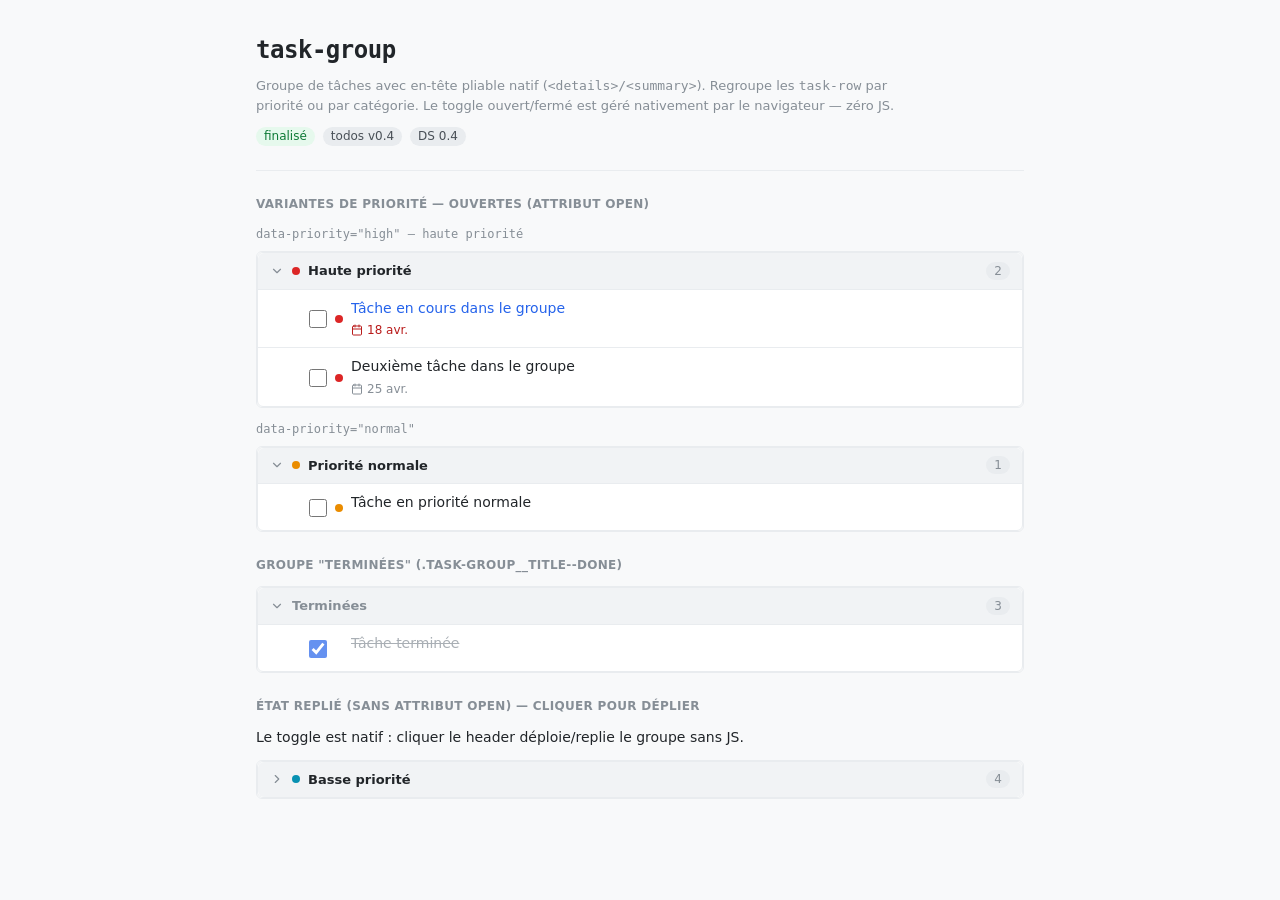
<file: catalog/task-group/index.html>
<!DOCTYPE html>
<html lang="fr" data-theme="light">
<head>
  <meta charset="UTF-8">
  <meta name="viewport" content="width=device-width, initial-scale=1.0">
  <title>Catalogue — task-group</title>
  <link rel="stylesheet" href="../tokens.css">
  <link rel="stylesheet" href="../task-row/component.css">
  <link rel="stylesheet" href="./component.css">
  <link rel="stylesheet" href="../catalog.css">
</head>
<body>

<!-- SVG sprite -->
<svg style="display:none" aria-hidden="true" xmlns="http://www.w3.org/2000/svg">
  <defs>
    <symbol id="icon-grip" viewBox="0 0 24 24" fill="none" stroke="currentColor" stroke-width="2" stroke-linecap="round" stroke-linejoin="round"><circle cx="9" cy="12" r="1"/><circle cx="9" cy="5" r="1"/><circle cx="9" cy="19" r="1"/><circle cx="15" cy="12" r="1"/><circle cx="15" cy="5" r="1"/><circle cx="15" cy="19" r="1"/></symbol>
    <symbol id="icon-calendar" viewBox="0 0 24 24" fill="none" stroke="currentColor" stroke-width="2" stroke-linecap="round" stroke-linejoin="round"><rect width="18" height="18" x="3" y="4" rx="2" ry="2"/><line x1="16" x2="16" y1="2" y2="6"/><line x1="8" x2="8" y1="2" y2="6"/><line x1="3" x2="21" y1="10" y2="10"/></symbol>
    <symbol id="icon-chevron-down" viewBox="0 0 24 24" fill="none" stroke="currentColor" stroke-width="2" stroke-linecap="round" stroke-linejoin="round"><path d="m6 9 6 6 6-6"/></symbol>
    <symbol id="icon-more-h" viewBox="0 0 24 24" fill="none" stroke="currentColor" stroke-width="2" stroke-linecap="round" stroke-linejoin="round"><circle cx="12" cy="12" r="1"/><circle cx="19" cy="12" r="1"/><circle cx="5" cy="12" r="1"/></symbol>
  </defs>
</svg>

<main class="catalog-page">

  <header class="catalog-header">
    <h1 class="catalog-header__title">task-group</h1>
    <p class="catalog-header__description">
      Groupe de tâches avec en-tête pliable natif (<code>&lt;details&gt;/&lt;summary&gt;</code>).
      Regroupe les <code>task-row</code> par priorité ou par catégorie.
      Le toggle ouvert/fermé est géré nativement par le navigateur — zéro JS.
    </p>
    <div class="catalog-header__meta">
      <span class="badge" data-variant="success">finalisé</span>
      <span class="badge" data-variant="neutral">todos v0.4</span>
      <span class="badge" data-variant="neutral">DS 0.4</span>
    </div>
  </header>

  <!-- Section : Groupes par priorité (ouverts) -->
  <section class="catalog-section" aria-labelledby="section-priority">
    <h2 class="catalog-section__title" id="section-priority">Variantes de priorité — ouvertes (attribut open)</h2>

    <div class="catalog-row">
      <p class="catalog-row__label">data-priority="high" — haute priorité</p>
      <div class="catalog-preview">
        <details class="task-group" open aria-labelledby="cat-group-high">
          <summary class="task-group__header">
            <svg class="icon task-group__chevron" aria-hidden="true"><use href="#icon-chevron-down"></use></svg>
            <h3 class="task-group__title" id="cat-group-high">
              <span class="task-group__priority-dot" data-priority="high" aria-hidden="true"></span>
              Haute priorité
            </h3>
            <span class="task-group__count" aria-label="2 tâches">2</span>
          </summary>
          <ul class="task-group__list">
            <li class="task-row" data-state="in-progress" data-priority="high">
              <button class="task-row__handle btn" data-variant="ghost" data-size="sm" type="button" aria-label="Réordonner" tabindex="-1"><svg class="icon" aria-hidden="true"><use href="#icon-grip"></use></svg></button>
              <label class="task-row__check"><input class="checkbox__input" type="checkbox" aria-label="Marquer : Tâche en cours"></label>
              <span class="task-row__priority-dot" data-priority="high" aria-hidden="true"></span>
              <div class="task-row__content">
                <span class="task-row__title">Tâche en cours dans le groupe</span>
                <div class="task-row__meta">
                  <span class="task-row__due" data-overdue="true">
                    <svg class="icon" aria-hidden="true"><use href="#icon-calendar"></use></svg>
                    <time datetime="2026-04-18">18 avr.</time>
                  </span>
                </div>
              </div>
              <div class="task-row__actions"><button class="btn task-row__menu-btn" data-variant="ghost" data-size="sm" type="button" aria-label="Actions"><svg class="icon" aria-hidden="true"><use href="#icon-more-h"></use></svg></button></div>
            </li>
            <li class="task-row" data-state="default" data-priority="high">
              <button class="task-row__handle btn" data-variant="ghost" data-size="sm" type="button" aria-label="Réordonner" tabindex="-1"><svg class="icon" aria-hidden="true"><use href="#icon-grip"></use></svg></button>
              <label class="task-row__check"><input class="checkbox__input" type="checkbox" aria-label="Marquer : Deuxième tâche"></label>
              <span class="task-row__priority-dot" data-priority="high" aria-hidden="true"></span>
              <div class="task-row__content">
                <span class="task-row__title">Deuxième tâche dans le groupe</span>
                <div class="task-row__meta">
                  <span class="task-row__due">
                    <svg class="icon" aria-hidden="true"><use href="#icon-calendar"></use></svg>
                    <time datetime="2026-04-25">25 avr.</time>
                  </span>
                </div>
              </div>
              <div class="task-row__actions"><button class="btn task-row__menu-btn" data-variant="ghost" data-size="sm" type="button" aria-label="Actions"><svg class="icon" aria-hidden="true"><use href="#icon-more-h"></use></svg></button></div>
            </li>
          </ul>
        </details>
      </div>
    </div>

    <div class="catalog-row">
      <p class="catalog-row__label">data-priority="normal"</p>
      <div class="catalog-preview">
        <details class="task-group" open aria-labelledby="cat-group-normal">
          <summary class="task-group__header">
            <svg class="icon task-group__chevron" aria-hidden="true"><use href="#icon-chevron-down"></use></svg>
            <h3 class="task-group__title" id="cat-group-normal">
              <span class="task-group__priority-dot" data-priority="normal" aria-hidden="true"></span>
              Priorité normale
            </h3>
            <span class="task-group__count" aria-label="1 tâche">1</span>
          </summary>
          <ul class="task-group__list">
            <li class="task-row" data-state="default" data-priority="normal">
              <button class="task-row__handle btn" data-variant="ghost" data-size="sm" type="button" aria-label="Réordonner" tabindex="-1"><svg class="icon" aria-hidden="true"><use href="#icon-grip"></use></svg></button>
              <label class="task-row__check"><input class="checkbox__input" type="checkbox" aria-label="Marquer : Tâche normale"></label>
              <span class="task-row__priority-dot" data-priority="normal" aria-hidden="true"></span>
              <div class="task-row__content">
                <span class="task-row__title">Tâche en priorité normale</span>
              </div>
              <div class="task-row__actions"><button class="btn task-row__menu-btn" data-variant="ghost" data-size="sm" type="button" aria-label="Actions"><svg class="icon" aria-hidden="true"><use href="#icon-more-h"></use></svg></button></div>
            </li>
          </ul>
        </details>
      </div>
    </div>

  </section>

  <!-- Section : Groupe terminées -->
  <section class="catalog-section" aria-labelledby="section-done">
    <h2 class="catalog-section__title" id="section-done">Groupe "Terminées" (.task-group__title--done)</h2>
    <div class="catalog-preview">
      <details class="task-group" open aria-labelledby="cat-group-done">
        <summary class="task-group__header">
          <svg class="icon task-group__chevron" aria-hidden="true"><use href="#icon-chevron-down"></use></svg>
          <h3 class="task-group__title task-group__title--done" id="cat-group-done">
            Terminées
          </h3>
          <span class="task-group__count" aria-label="3 tâches terminées">3</span>
        </summary>
        <ul class="task-group__list">
          <li class="task-row" data-state="done">
            <button class="task-row__handle btn" data-variant="ghost" data-size="sm" type="button" aria-label="Réordonner" tabindex="-1"><svg class="icon" aria-hidden="true"><use href="#icon-grip"></use></svg></button>
            <label class="task-row__check"><input class="checkbox__input" type="checkbox" checked aria-label="Rouvrir : Tâche terminée"></label>
            <span class="task-row__priority-dot" aria-hidden="true"></span>
            <div class="task-row__content">
              <span class="task-row__title">Tâche terminée</span>
            </div>
            <div class="task-row__actions"><button class="btn task-row__menu-btn" data-variant="ghost" data-size="sm" type="button" aria-label="Actions"><svg class="icon" aria-hidden="true"><use href="#icon-more-h"></use></svg></button></div>
          </li>
        </ul>
      </details>
    </div>
  </section>

  <!-- Section : État replié (sans attribut open) -->
  <section class="catalog-section" aria-labelledby="section-collapsed">
    <h2 class="catalog-section__title" id="section-collapsed">État replié (sans attribut open) — cliquer pour déplier</h2>
    <p class="catalog-section__note">Le toggle est natif : cliquer le header déploie/replie le groupe sans JS.</p>
    <div class="catalog-preview">
      <details class="task-group" aria-labelledby="cat-group-collapsed">
        <summary class="task-group__header">
          <svg class="icon task-group__chevron" aria-hidden="true"><use href="#icon-chevron-down"></use></svg>
          <h3 class="task-group__title" id="cat-group-collapsed">
            <span class="task-group__priority-dot" data-priority="low" aria-hidden="true"></span>
            Basse priorité
          </h3>
          <span class="task-group__count" aria-label="4 tâches">4</span>
        </summary>
        <ul class="task-group__list">
          <li class="task-row" data-state="default" data-priority="low">
            <button class="task-row__handle btn" data-variant="ghost" data-size="sm" type="button" aria-label="Réordonner" tabindex="-1"><svg class="icon" aria-hidden="true"><use href="#icon-grip"></use></svg></button>
            <label class="task-row__check"><input class="checkbox__input" type="checkbox" aria-label="Marquer : Contenu masqué"></label>
            <span class="task-row__priority-dot" data-priority="low" aria-hidden="true"></span>
            <div class="task-row__content">
              <span class="task-row__title">Contenu visible après déploiement</span>
            </div>
            <div class="task-row__actions"><button class="btn task-row__menu-btn" data-variant="ghost" data-size="sm" type="button" aria-label="Actions"><svg class="icon" aria-hidden="true"><use href="#icon-more-h"></use></svg></button></div>
          </li>
        </ul>
      </details>
    </div>
  </section>

</main>
</body>
</html>
</file>
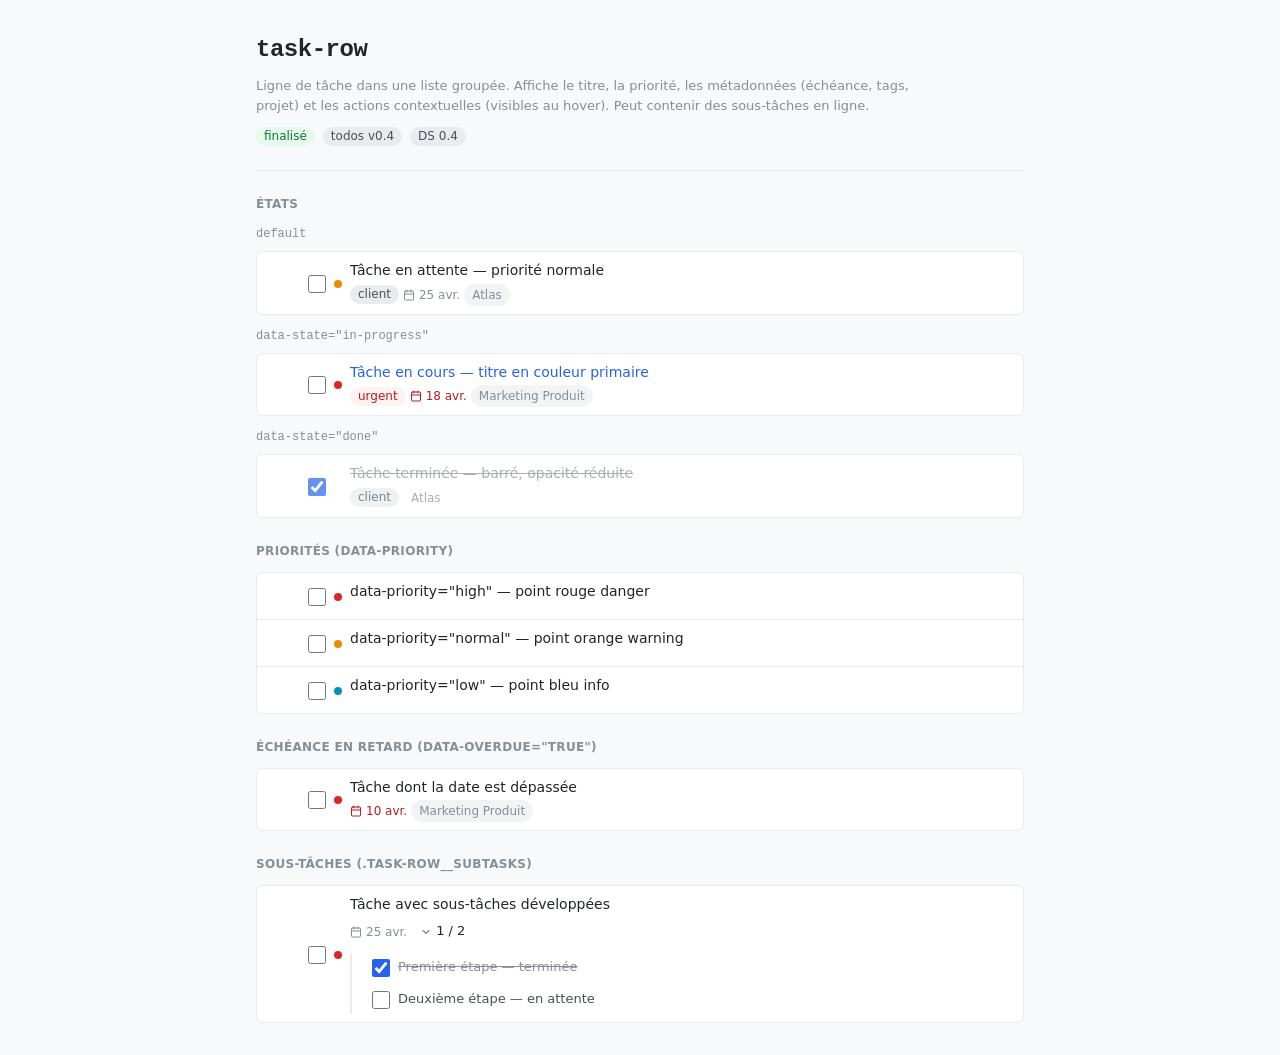
<file: catalog/task-row/index.html>
<!DOCTYPE html>
<html lang="fr" data-theme="light">
<head>
  <meta charset="UTF-8">
  <meta name="viewport" content="width=device-width, initial-scale=1.0">
  <title>Catalogue — task-row</title>
  <link rel="stylesheet" href="../tokens.css">
  <link rel="stylesheet" href="./component.css">
  <link rel="stylesheet" href="../catalog.css">
</head>
<body>

<!-- SVG sprite (icônes utilisées par task-row) -->
<svg style="display:none" aria-hidden="true" xmlns="http://www.w3.org/2000/svg">
  <defs>
    <symbol id="icon-grip" viewBox="0 0 24 24" fill="none" stroke="currentColor" stroke-width="2" stroke-linecap="round" stroke-linejoin="round"><circle cx="9" cy="12" r="1"/><circle cx="9" cy="5" r="1"/><circle cx="9" cy="19" r="1"/><circle cx="15" cy="12" r="1"/><circle cx="15" cy="5" r="1"/><circle cx="15" cy="19" r="1"/></symbol>
    <symbol id="icon-calendar" viewBox="0 0 24 24" fill="none" stroke="currentColor" stroke-width="2" stroke-linecap="round" stroke-linejoin="round"><rect width="18" height="18" x="3" y="4" rx="2" ry="2"/><line x1="16" x2="16" y1="2" y2="6"/><line x1="8" x2="8" y1="2" y2="6"/><line x1="3" x2="21" y1="10" y2="10"/></symbol>
    <symbol id="icon-chevron-right" viewBox="0 0 24 24" fill="none" stroke="currentColor" stroke-width="2" stroke-linecap="round" stroke-linejoin="round"><path d="m9 18 6-6-6-6"/></symbol>
    <symbol id="icon-chevron-down" viewBox="0 0 24 24" fill="none" stroke="currentColor" stroke-width="2" stroke-linecap="round" stroke-linejoin="round"><path d="m6 9 6 6 6-6"/></symbol>
    <symbol id="icon-more-h" viewBox="0 0 24 24" fill="none" stroke="currentColor" stroke-width="2" stroke-linecap="round" stroke-linejoin="round"><circle cx="12" cy="12" r="1"/><circle cx="19" cy="12" r="1"/><circle cx="5" cy="12" r="1"/></symbol>
    <symbol id="icon-pencil" viewBox="0 0 24 24" fill="none" stroke="currentColor" stroke-width="2" stroke-linecap="round" stroke-linejoin="round"><path d="M17 3a2.85 2.83 0 1 1 4 4L7.5 20.5 2 22l1.5-5.5Z"/><path d="m15 5 4 4"/></symbol>
    <symbol id="icon-trash" viewBox="0 0 24 24" fill="none" stroke="currentColor" stroke-width="2" stroke-linecap="round" stroke-linejoin="round"><path d="M3 6h18"/><path d="M19 6v14c0 1-1 2-2 2H7c-1 0-2-1-2-2V6"/><path d="M8 6V4c0-1 1-2 2-2h4c1 0 2 1 2 2v2"/></symbol>
  </defs>
</svg>

<main class="catalog-page">

  <!-- En-tête -->
  <header class="catalog-header">
    <h1 class="catalog-header__title">task-row</h1>
    <p class="catalog-header__description">
      Ligne de tâche dans une liste groupée. Affiche le titre, la priorité, les métadonnées
      (échéance, tags, projet) et les actions contextuelles (visibles au hover). Peut contenir
      des sous-tâches en ligne.
    </p>
    <div class="catalog-header__meta">
      <span class="badge" data-variant="success">finalisé</span>
      <span class="badge" data-variant="neutral">todos v0.4</span>
      <span class="badge" data-variant="neutral">DS 0.4</span>
    </div>
  </header>

  <!-- Section : États principaux -->
  <section class="catalog-section" aria-labelledby="section-states">
    <h2 class="catalog-section__title" id="section-states">États</h2>

    <div class="catalog-row">
      <p class="catalog-row__label">default</p>
      <div class="catalog-preview">
        <ul>
          <li class="task-row" data-state="default" data-priority="normal">
            <button class="task-row__handle btn" data-variant="ghost" data-size="sm" type="button" aria-label="Réordonner" tabindex="-1">
              <svg class="icon" aria-hidden="true"><use href="#icon-grip"></use></svg>
            </button>
            <label class="task-row__check">
              <input class="checkbox__input" type="checkbox" aria-label="Marquer comme terminée : Tâche par défaut">
            </label>
            <span class="task-row__priority-dot" data-priority="normal" aria-hidden="true"></span>
            <div class="task-row__content">
              <span class="task-row__title">Tâche en attente — priorité normale</span>
              <div class="task-row__meta">
                <span class="badge" data-variant="neutral">client</span>
                <span class="task-row__due">
                  <svg class="icon" aria-hidden="true"><use href="#icon-calendar"></use></svg>
                  <time datetime="2026-04-25">25 avr.</time>
                </span>
                <a class="task-row__project" href="#">Atlas</a>
              </div>
            </div>
            <div class="task-row__actions">
              <button class="btn task-row__menu-btn" data-variant="ghost" data-size="sm" type="button" aria-label="Actions">
                <svg class="icon" aria-hidden="true"><use href="#icon-more-h"></use></svg>
              </button>
            </div>
          </li>
        </ul>
      </div>
    </div>

    <div class="catalog-row">
      <p class="catalog-row__label">data-state="in-progress"</p>
      <div class="catalog-preview">
        <ul>
          <li class="task-row" data-state="in-progress" data-priority="high">
            <button class="task-row__handle btn" data-variant="ghost" data-size="sm" type="button" aria-label="Réordonner" tabindex="-1">
              <svg class="icon" aria-hidden="true"><use href="#icon-grip"></use></svg>
            </button>
            <label class="task-row__check">
              <input class="checkbox__input" type="checkbox" aria-label="Marquer comme terminée : Tâche en cours">
            </label>
            <span class="task-row__priority-dot" data-priority="high" aria-hidden="true"></span>
            <div class="task-row__content">
              <span class="task-row__title">Tâche en cours — titre en couleur primaire</span>
              <div class="task-row__meta">
                <span class="badge" data-variant="danger">urgent</span>
                <span class="task-row__due" data-overdue="true">
                  <svg class="icon" aria-hidden="true"><use href="#icon-calendar"></use></svg>
                  <time datetime="2026-04-18">18 avr.</time>
                </span>
                <a class="task-row__project" href="#">Marketing Produit</a>
              </div>
            </div>
            <div class="task-row__actions">
              <button class="btn task-row__menu-btn" data-variant="ghost" data-size="sm" type="button" aria-label="Actions">
                <svg class="icon" aria-hidden="true"><use href="#icon-more-h"></use></svg>
              </button>
            </div>
          </li>
        </ul>
      </div>
    </div>

    <div class="catalog-row">
      <p class="catalog-row__label">data-state="done"</p>
      <div class="catalog-preview">
        <ul>
          <li class="task-row" data-state="done">
            <button class="task-row__handle btn" data-variant="ghost" data-size="sm" type="button" aria-label="Réordonner" tabindex="-1">
              <svg class="icon" aria-hidden="true"><use href="#icon-grip"></use></svg>
            </button>
            <label class="task-row__check">
              <input class="checkbox__input" type="checkbox" checked aria-label="Rouvrir : Tâche terminée">
            </label>
            <span class="task-row__priority-dot" aria-hidden="true"></span>
            <div class="task-row__content">
              <span class="task-row__title">Tâche terminée — barré, opacité réduite</span>
              <div class="task-row__meta">
                <span class="badge" data-variant="neutral">client</span>
                <a class="task-row__project" href="#">Atlas</a>
              </div>
            </div>
            <div class="task-row__actions">
              <button class="btn task-row__menu-btn" data-variant="ghost" data-size="sm" type="button" aria-label="Actions">
                <svg class="icon" aria-hidden="true"><use href="#icon-more-h"></use></svg>
              </button>
            </div>
          </li>
        </ul>
      </div>
    </div>

  </section>

  <!-- Section : Priorités -->
  <section class="catalog-section" aria-labelledby="section-priority">
    <h2 class="catalog-section__title" id="section-priority">Priorités (data-priority)</h2>

    <div class="catalog-preview">
      <ul>
        <li class="task-row" data-state="default" data-priority="high">
          <button class="task-row__handle btn" data-variant="ghost" data-size="sm" type="button" aria-label="Réordonner" tabindex="-1"><svg class="icon" aria-hidden="true"><use href="#icon-grip"></use></svg></button>
          <label class="task-row__check"><input class="checkbox__input" type="checkbox" aria-label="Marquer : Tâche haute priorité"></label>
          <span class="task-row__priority-dot" data-priority="high" title="Haute priorité" aria-hidden="true"></span>
          <div class="task-row__content">
            <span class="task-row__title">data-priority="high" — point rouge danger</span>
          </div>
          <div class="task-row__actions"><button class="btn task-row__menu-btn" data-variant="ghost" data-size="sm" type="button" aria-label="Actions"><svg class="icon" aria-hidden="true"><use href="#icon-more-h"></use></svg></button></div>
        </li>
        <li class="task-row" data-state="default" data-priority="normal">
          <button class="task-row__handle btn" data-variant="ghost" data-size="sm" type="button" aria-label="Réordonner" tabindex="-1"><svg class="icon" aria-hidden="true"><use href="#icon-grip"></use></svg></button>
          <label class="task-row__check"><input class="checkbox__input" type="checkbox" aria-label="Marquer : Tâche priorité normale"></label>
          <span class="task-row__priority-dot" data-priority="normal" title="Priorité normale" aria-hidden="true"></span>
          <div class="task-row__content">
            <span class="task-row__title">data-priority="normal" — point orange warning</span>
          </div>
          <div class="task-row__actions"><button class="btn task-row__menu-btn" data-variant="ghost" data-size="sm" type="button" aria-label="Actions"><svg class="icon" aria-hidden="true"><use href="#icon-more-h"></use></svg></button></div>
        </li>
        <li class="task-row" data-state="default" data-priority="low">
          <button class="task-row__handle btn" data-variant="ghost" data-size="sm" type="button" aria-label="Réordonner" tabindex="-1"><svg class="icon" aria-hidden="true"><use href="#icon-grip"></use></svg></button>
          <label class="task-row__check"><input class="checkbox__input" type="checkbox" aria-label="Marquer : Tâche basse priorité"></label>
          <span class="task-row__priority-dot" data-priority="low" title="Basse priorité" aria-hidden="true"></span>
          <div class="task-row__content">
            <span class="task-row__title">data-priority="low" — point bleu info</span>
          </div>
          <div class="task-row__actions"><button class="btn task-row__menu-btn" data-variant="ghost" data-size="sm" type="button" aria-label="Actions"><svg class="icon" aria-hidden="true"><use href="#icon-more-h"></use></svg></button></div>
        </li>
      </ul>
    </div>
  </section>

  <!-- Section : Échéance en retard -->
  <section class="catalog-section" aria-labelledby="section-overdue">
    <h2 class="catalog-section__title" id="section-overdue">Échéance en retard (data-overdue="true")</h2>
    <div class="catalog-preview">
      <ul>
        <li class="task-row" data-state="default" data-priority="high">
          <button class="task-row__handle btn" data-variant="ghost" data-size="sm" type="button" aria-label="Réordonner" tabindex="-1"><svg class="icon" aria-hidden="true"><use href="#icon-grip"></use></svg></button>
          <label class="task-row__check"><input class="checkbox__input" type="checkbox" aria-label="Marquer : Tâche en retard"></label>
          <span class="task-row__priority-dot" data-priority="high" aria-hidden="true"></span>
          <div class="task-row__content">
            <span class="task-row__title">Tâche dont la date est dépassée</span>
            <div class="task-row__meta">
              <span class="task-row__due" data-overdue="true">
                <svg class="icon" aria-hidden="true"><use href="#icon-calendar"></use></svg>
                <time datetime="2026-04-10">10 avr.</time>
              </span>
              <a class="task-row__project" href="#">Marketing Produit</a>
            </div>
          </div>
          <div class="task-row__actions"><button class="btn task-row__menu-btn" data-variant="ghost" data-size="sm" type="button" aria-label="Actions"><svg class="icon" aria-hidden="true"><use href="#icon-more-h"></use></svg></button></div>
        </li>
      </ul>
    </div>
  </section>

  <!-- Section : Sous-tâches -->
  <section class="catalog-section" aria-labelledby="section-subtasks">
    <h2 class="catalog-section__title" id="section-subtasks">Sous-tâches (.task-row__subtasks)</h2>
    <div class="catalog-preview">
      <ul>
        <li class="task-row" data-state="default" data-priority="high">
          <button class="task-row__handle btn" data-variant="ghost" data-size="sm" type="button" aria-label="Réordonner" tabindex="-1"><svg class="icon" aria-hidden="true"><use href="#icon-grip"></use></svg></button>
          <label class="task-row__check"><input class="checkbox__input" type="checkbox" aria-label="Marquer : Tâche avec sous-tâches"></label>
          <span class="task-row__priority-dot" data-priority="high" aria-hidden="true"></span>
          <div class="task-row__content">
            <span class="task-row__title">Tâche avec sous-tâches développées</span>
            <div class="task-row__meta">
              <span class="task-row__due">
                <svg class="icon" aria-hidden="true"><use href="#icon-calendar"></use></svg>
                <time datetime="2026-04-25">25 avr.</time>
              </span>
              <button class="task-row__subtasks-btn btn" data-variant="ghost" data-size="sm" type="button" aria-expanded="true">
                <svg class="icon" aria-hidden="true"><use href="#icon-chevron-down"></use></svg>
                1 / 2
              </button>
            </div>
            <ul class="task-row__subtasks">
              <li class="task-subtask" data-state="done">
                <label class="task-subtask__check">
                  <input class="checkbox__input" type="checkbox" checked aria-label="Sous-tâche terminée : Première étape">
                </label>
                <span class="task-subtask__title">Première étape — terminée</span>
              </li>
              <li class="task-subtask" data-state="default">
                <label class="task-subtask__check">
                  <input class="checkbox__input" type="checkbox" aria-label="Sous-tâche : Deuxième étape">
                </label>
                <span class="task-subtask__title">Deuxième étape — en attente</span>
              </li>
            </ul>
          </div>
          <div class="task-row__actions"><button class="btn task-row__menu-btn" data-variant="ghost" data-size="sm" type="button" aria-label="Actions"><svg class="icon" aria-hidden="true"><use href="#icon-more-h"></use></svg></button></div>
        </li>
      </ul>
    </div>
  </section>

</main>
</body>
</html>
</file>
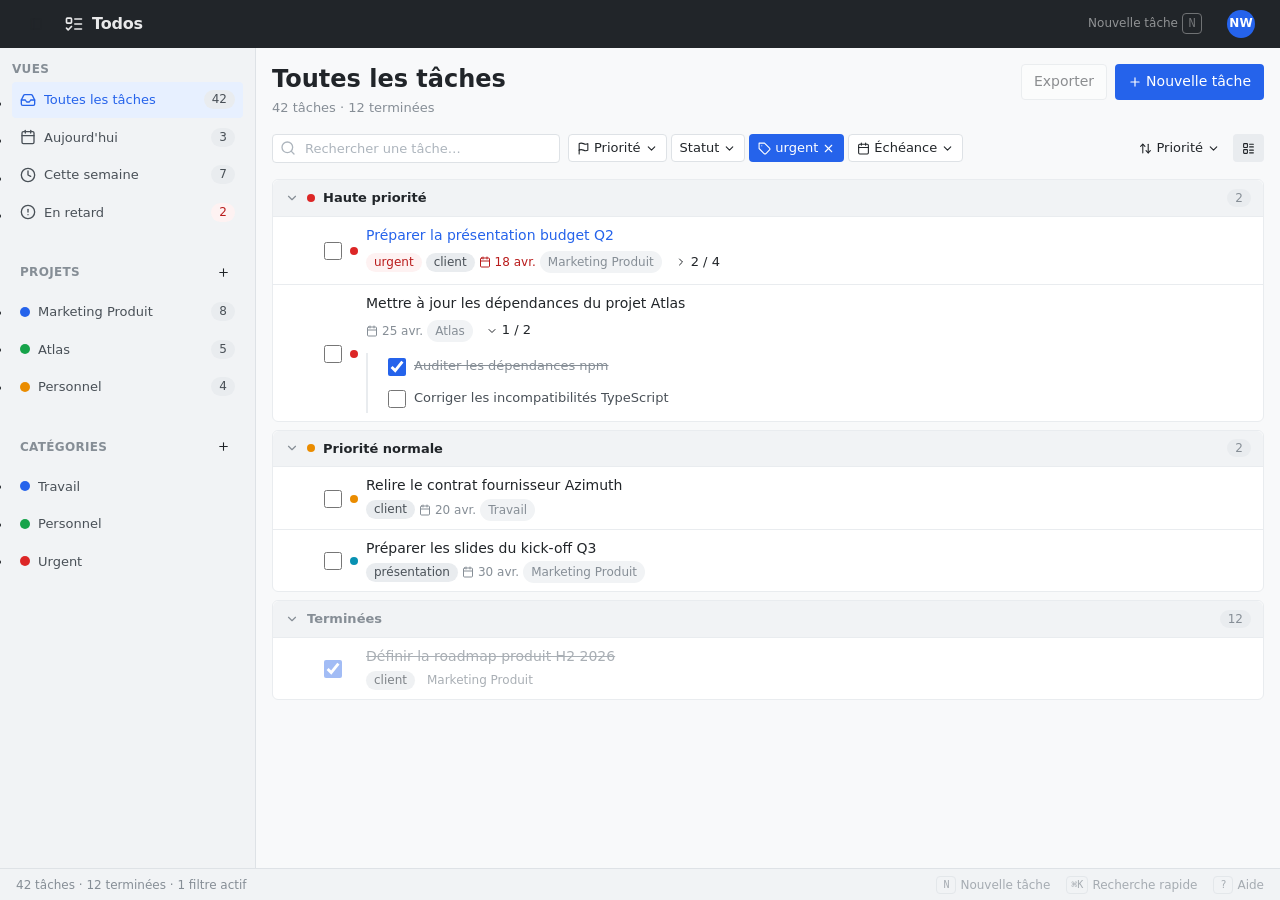
<file: screens/todos/index.html>
<!DOCTYPE html>
<html lang="fr" data-theme="light">
<head>
  <meta charset="UTF-8">
  <meta name="viewport" content="width=device-width, initial-scale=1.0">
  <title>Todos — Maquette v0.4</title>
  <link rel="stylesheet" href="layout.css">
  <link rel="stylesheet" href="components.css">
</head>
<body>
<!-- SVG SPRITE ─────────────────────────────────────────────── -->
<svg style="display:none" aria-hidden="true" xmlns="http://www.w3.org/2000/svg">
  <defs>
    <symbol id="icon-plus" viewBox="0 0 24 24" fill="none" stroke="currentColor" stroke-width="2" stroke-linecap="round" stroke-linejoin="round"><path d="M5 12h14"/><path d="M12 5v14"/></symbol>
    <symbol id="icon-search" viewBox="0 0 24 24" fill="none" stroke="currentColor" stroke-width="2" stroke-linecap="round" stroke-linejoin="round"><circle cx="11" cy="11" r="8"/><path d="m21 21-4.3-4.3"/></symbol>
    <symbol id="icon-flag" viewBox="0 0 24 24" fill="none" stroke="currentColor" stroke-width="2" stroke-linecap="round" stroke-linejoin="round"><path d="M4 15s1-1 4-1 5 2 8 2 4-1 4-1V3s-1 1-4 1-5-2-8-2-4 1-4 1z"/><line x1="4" x2="4" y1="22" y2="15"/></symbol>
    <symbol id="icon-tag" viewBox="0 0 24 24" fill="none" stroke="currentColor" stroke-width="2" stroke-linecap="round" stroke-linejoin="round"><path d="M12 2H2v10l9.29 9.29c.94.94 2.48.94 3.42 0l6.58-6.58c.94-.94.94-2.48 0-3.42L12 2Z"/><path d="M7 7h.01"/></symbol>
    <symbol id="icon-calendar" viewBox="0 0 24 24" fill="none" stroke="currentColor" stroke-width="2" stroke-linecap="round" stroke-linejoin="round"><rect width="18" height="18" x="3" y="4" rx="2" ry="2"/><line x1="16" x2="16" y1="2" y2="6"/><line x1="8" x2="8" y1="2" y2="6"/><line x1="3" x2="21" y1="10" y2="10"/></symbol>
    <symbol id="icon-clock" viewBox="0 0 24 24" fill="none" stroke="currentColor" stroke-width="2" stroke-linecap="round" stroke-linejoin="round"><circle cx="12" cy="12" r="10"/><polyline points="12 6 12 12 16 14"/></symbol>
    <symbol id="icon-alert-circle" viewBox="0 0 24 24" fill="none" stroke="currentColor" stroke-width="2" stroke-linecap="round" stroke-linejoin="round"><circle cx="12" cy="12" r="10"/><line x1="12" x2="12" y1="8" y2="12"/><line x1="12" x2="12.01" y1="16" y2="16"/></symbol>
    <symbol id="icon-inbox" viewBox="0 0 24 24" fill="none" stroke="currentColor" stroke-width="2" stroke-linecap="round" stroke-linejoin="round"><polyline points="22 12 16 12 14 15 10 15 8 12 2 12"/><path d="M5.45 5.11 2 12v6a2 2 0 0 0 2 2h16a2 2 0 0 0 2-2v-6l-3.45-6.89A2 2 0 0 0 16.76 4H7.24a2 2 0 0 0-1.79 1.11z"/></symbol>
    <symbol id="icon-chevron-down" viewBox="0 0 24 24" fill="none" stroke="currentColor" stroke-width="2" stroke-linecap="round" stroke-linejoin="round"><path d="m6 9 6 6 6-6"/></symbol>
    <symbol id="icon-chevron-right" viewBox="0 0 24 24" fill="none" stroke="currentColor" stroke-width="2" stroke-linecap="round" stroke-linejoin="round"><path d="m9 18 6-6-6-6"/></symbol>
    <symbol id="icon-more-h" viewBox="0 0 24 24" fill="none" stroke="currentColor" stroke-width="2" stroke-linecap="round" stroke-linejoin="round"><circle cx="12" cy="12" r="1"/><circle cx="19" cy="12" r="1"/><circle cx="5" cy="12" r="1"/></symbol>
    <symbol id="icon-pencil" viewBox="0 0 24 24" fill="none" stroke="currentColor" stroke-width="2" stroke-linecap="round" stroke-linejoin="round"><path d="M17 3a2.85 2.83 0 1 1 4 4L7.5 20.5 2 22l1.5-5.5Z"/><path d="m15 5 4 4"/></symbol>
    <symbol id="icon-copy" viewBox="0 0 24 24" fill="none" stroke="currentColor" stroke-width="2" stroke-linecap="round" stroke-linejoin="round"><rect width="14" height="14" x="8" y="8" rx="2" ry="2"/><path d="M4 16c-1.1 0-2-.9-2-2V4c0-1.1.9-2 2-2h10c1.1 0 2 .9 2 2"/></symbol>
    <symbol id="icon-trash" viewBox="0 0 24 24" fill="none" stroke="currentColor" stroke-width="2" stroke-linecap="round" stroke-linejoin="round"><path d="M3 6h18"/><path d="M19 6v14c0 1-1 2-2 2H7c-1 0-2-1-2-2V6"/><path d="M8 6V4c0-1 1-2 2-2h4c1 0 2 1 2 2v2"/><line x1="10" x2="10" y1="11" y2="17"/><line x1="14" x2="14" y1="11" y2="17"/></symbol>
    <symbol id="icon-user" viewBox="0 0 24 24" fill="none" stroke="currentColor" stroke-width="2" stroke-linecap="round" stroke-linejoin="round"><path d="M19 21v-2a4 4 0 0 0-4-4H9a4 4 0 0 0-4 4v2"/><circle cx="12" cy="7" r="4"/></symbol>
    <symbol id="icon-x" viewBox="0 0 24 24" fill="none" stroke="currentColor" stroke-width="2" stroke-linecap="round" stroke-linejoin="round"><path d="M18 6 6 18"/><path d="m6 6 12 12"/></symbol>
    <symbol id="icon-menu" viewBox="0 0 24 24" fill="none" stroke="currentColor" stroke-width="2" stroke-linecap="round" stroke-linejoin="round"><line x1="4" x2="20" y1="12" y2="12"/><line x1="4" x2="20" y1="6" y2="6"/><line x1="4" x2="20" y1="18" y2="18"/></symbol>
    <symbol id="icon-grip" viewBox="0 0 24 24" fill="none" stroke="currentColor" stroke-width="2" stroke-linecap="round" stroke-linejoin="round"><circle cx="9" cy="12" r="1"/><circle cx="9" cy="5" r="1"/><circle cx="9" cy="19" r="1"/><circle cx="15" cy="12" r="1"/><circle cx="15" cy="5" r="1"/><circle cx="15" cy="19" r="1"/></symbol>
    <symbol id="icon-list-todo" viewBox="0 0 24 24" fill="none" stroke="currentColor" stroke-width="2" stroke-linecap="round" stroke-linejoin="round"><rect x="3" y="5" width="6" height="6" rx="1"/><path d="m3 17 2 2 4-4"/><path d="M13 6h8"/><path d="M13 12h8"/><path d="M13 18h8"/></symbol>
    <symbol id="icon-sort" viewBox="0 0 24 24" fill="none" stroke="currentColor" stroke-width="2" stroke-linecap="round" stroke-linejoin="round"><path d="m21 16-4 4-4-4"/><path d="M17 20V4"/><path d="m3 8 4-4 4 4"/><path d="M7 4v16"/></symbol>
    <symbol id="icon-layout-list" viewBox="0 0 24 24" fill="none" stroke="currentColor" stroke-width="2" stroke-linecap="round" stroke-linejoin="round"><rect width="7" height="7" x="3" y="3" rx="1"/><rect width="7" height="7" x="3" y="14" rx="1"/><path d="M14 4h7"/><path d="M14 9h7"/><path d="M14 15h7"/><path d="M14 20h7"/></symbol>
    <symbol id="icon-panel-left" viewBox="0 0 24 24" fill="none" stroke="currentColor" stroke-width="2" stroke-linecap="round" stroke-linejoin="round"><rect width="18" height="18" x="3" y="3" rx="2" ry="2"/><line x1="9" x2="9" y1="3" y2="21"/></symbol>
  </defs>
</svg>

<div class="app-shell">

  <!-- TOPBAR ─────────────────────────────────────────────────── -->
  <header class="app-shell__topbar">
    <div class="topbar__start">
      <button class="btn topbar__toggle" data-variant="ghost" type="button"
              aria-label="Réduire la navigation" data-js-nav-toggle>
        <svg class="icon" aria-hidden="true"><use href="#icon-panel-left"></use></svg>
      </button>
      <a class="topbar__brand" href="/">
        <svg class="icon topbar__brand-icon" aria-hidden="true"><use href="#icon-list-todo"></use></svg>
        <span class="topbar__brand-name">Todos</span>
      </a>
    </div>
    <div class="topbar__end">
      <span class="topbar__shortcut-hint">
        Nouvelle tâche <kbd class="kbd">N</kbd>
      </span>
      <button class="btn" data-variant="ghost" data-size="sm" type="button"
              aria-label="Compte utilisateur">
        <span class="avatar" aria-hidden="true">NW</span>
      </button>
    </div>
  </header>

  <!-- SIDENAV ─────────────────────────────────────────────────── -->
  <nav class="app-shell__sidenav" aria-label="Navigation principale">
    <div class="sidenav">

      <!-- Vues système -->
      <div class="sidenav__group">
        <span class="sidenav__group-title">Vues</span>
        <ul class="sidenav__list">
          <li>
            <a class="sidenav__item" href="#" aria-current="page" data-js-nav-item>
              <svg class="icon sidenav__icon" aria-hidden="true"><use href="#icon-inbox"></use></svg>
              <span class="sidenav__label">Toutes les tâches</span>
              <span class="badge" data-variant="neutral">42</span>
            </a>
          </li>
          <li>
            <a class="sidenav__item" href="#" data-js-nav-item>
              <svg class="icon sidenav__icon" aria-hidden="true"><use href="#icon-calendar"></use></svg>
              <span class="sidenav__label">Aujourd'hui</span>
              <span class="badge" data-variant="neutral">3</span>
            </a>
          </li>
          <li>
            <a class="sidenav__item" href="#" data-js-nav-item>
              <svg class="icon sidenav__icon" aria-hidden="true"><use href="#icon-clock"></use></svg>
              <span class="sidenav__label">Cette semaine</span>
              <span class="badge" data-variant="neutral">7</span>
            </a>
          </li>
          <li>
            <a class="sidenav__item" href="#" data-js-nav-item>
              <svg class="icon sidenav__icon" aria-hidden="true"><use href="#icon-alert-circle"></use></svg>
              <span class="sidenav__label">En retard</span>
              <span class="badge" data-variant="danger">2</span>
            </a>
          </li>
        </ul>
      </div>

      <!-- Projets -->
      <div class="sidenav__group">
        <div class="sidenav__group-header">
          <span class="sidenav__group-title">Projets</span>
          <button class="btn" data-variant="ghost" data-size="sm" type="button"
                  aria-label="Nouveau projet" data-js-new-project>
            <svg class="icon" aria-hidden="true"><use href="#icon-plus"></use></svg>
          </button>
        </div>
        <ul class="sidenav__list">
          <li>
            <a class="sidenav__item" href="#" data-js-nav-item>
              <span class="sidenav__color-dot" style="--dot-color: var(--palette-primary-500);" aria-hidden="true"></span>
              <span class="sidenav__label">Marketing Produit</span>
              <span class="badge" data-variant="neutral">8</span>
            </a>
          </li>
          <li>
            <a class="sidenav__item" href="#" data-js-nav-item>
              <span class="sidenav__color-dot" style="--dot-color: var(--palette-success-500);" aria-hidden="true"></span>
              <span class="sidenav__label">Atlas</span>
              <span class="badge" data-variant="neutral">5</span>
            </a>
          </li>
          <li>
            <a class="sidenav__item" href="#" data-js-nav-item>
              <span class="sidenav__color-dot" style="--dot-color: var(--palette-warning-500);" aria-hidden="true"></span>
              <span class="sidenav__label">Personnel</span>
              <span class="badge" data-variant="neutral">4</span>
            </a>
          </li>
        </ul>
      </div>

      <!-- Catégories -->
      <div class="sidenav__group">
        <div class="sidenav__group-header">
          <span class="sidenav__group-title">Catégories</span>
          <button class="btn" data-variant="ghost" data-size="sm" type="button"
                  aria-label="Nouvelle catégorie" data-js-new-category>
            <svg class="icon" aria-hidden="true"><use href="#icon-plus"></use></svg>
          </button>
        </div>
        <ul class="sidenav__list">
          <li>
            <a class="sidenav__item" href="#" data-js-nav-item>
              <span class="sidenav__color-dot" style="--dot-color: var(--palette-primary-500);" aria-hidden="true"></span>
              <span class="sidenav__label">Travail</span>
            </a>
          </li>
          <li>
            <a class="sidenav__item" href="#" data-js-nav-item>
              <span class="sidenav__color-dot" style="--dot-color: var(--palette-success-500);" aria-hidden="true"></span>
              <span class="sidenav__label">Personnel</span>
            </a>
          </li>
          <li>
            <a class="sidenav__item" href="#" data-js-nav-item>
              <span class="sidenav__color-dot" style="--dot-color: var(--palette-danger-500);" aria-hidden="true"></span>
              <span class="sidenav__label">Urgent</span>
            </a>
          </li>
        </ul>
      </div>

    </div>
  </nav>

  <!-- MAIN ────────────────────────────────────────────────────── -->
  <main class="app-shell__main" id="main-content">
    <div class="page">

      <!-- PAGE HEADER -->
      <div class="page-header">
        <div class="page-header__start">
          <h1 class="page-header__title">Toutes les tâches</h1>
          <p class="page-header__description">42 tâches · 12 terminées</p>
        </div>
        <div class="page-header__end">
          <button class="btn" data-variant="secondary" type="button"
                  aria-disabled="true" disabled
                  title="Sélectionnez des tâches pour les exporter">
            Exporter
          </button>
          <button class="btn" data-variant="primary" type="button" data-js-new-task>
            <svg class="icon" aria-hidden="true"><use href="#icon-plus"></use></svg>
            <span class="btn__label">Nouvelle tâche</span>
          </button>
        </div>
      </div>

      <!-- TOOLBAR -->
      <div class="toolbar" role="toolbar" aria-label="Filtres et tri des tâches">
        <div class="toolbar__start">

          <div class="toolbar__search">
            <svg class="icon toolbar__search-icon" aria-hidden="true"><use href="#icon-search"></use></svg>
            <input class="input" data-size="sm" type="search"
                   placeholder="Rechercher une tâche…"
                   aria-label="Rechercher dans les tâches"
                   data-js-toolbar-search>
          </div>

          <div class="toolbar__filters">

            <!-- Filtre Priorité — Popover API + CSS Anchor Positioning -->
            <div class="dropdown">
              <button class="btn" data-variant="secondary" data-size="sm" type="button"
                      popovertarget="menu-priority"
                      style="anchor-name: --anc-priority"
                      aria-expanded="false" aria-haspopup="menu"
                      data-js-dropdown-trigger>
                <svg class="icon" aria-hidden="true"><use href="#icon-flag"></use></svg>
                Priorité
                <svg class="icon" aria-hidden="true"><use href="#icon-chevron-down"></use></svg>
              </button>
              <div class="dropdown__menu" id="menu-priority" popover
                   style="position-anchor: --anc-priority"
                   role="menu">
                <button class="dropdown__item" role="menuitem" type="button">Haute</button>
                <button class="dropdown__item" role="menuitem" type="button">Normale</button>
                <button class="dropdown__item" role="menuitem" type="button">Basse</button>
                <hr class="dropdown__separator">
                <button class="dropdown__item" role="menuitem" type="button">Toutes</button>
              </div>
            </div>

            <!-- Filtre Statut -->
            <div class="dropdown">
              <button class="btn" data-variant="secondary" data-size="sm" type="button"
                      popovertarget="menu-status"
                      style="anchor-name: --anc-status"
                      aria-expanded="false" aria-haspopup="menu"
                      data-js-dropdown-trigger>
                Statut
                <svg class="icon" aria-hidden="true"><use href="#icon-chevron-down"></use></svg>
              </button>
              <div class="dropdown__menu" id="menu-status" popover
                   style="position-anchor: --anc-status"
                   role="menu">
                <button class="dropdown__item" role="menuitem" type="button">À faire</button>
                <button class="dropdown__item" role="menuitem" type="button">En cours</button>
                <button class="dropdown__item" role="menuitem" type="button">Terminé</button>
                <hr class="dropdown__separator">
                <button class="dropdown__item" role="menuitem" type="button">Tous</button>
              </div>
            </div>

            <!-- Filtre Tag — actif, affiché en primary -->
            <div class="dropdown">
              <button class="btn" data-variant="primary" data-size="sm" type="button"
                      popovertarget="menu-tag"
                      style="anchor-name: --anc-tag"
                      aria-expanded="false" aria-haspopup="menu"
                      data-js-dropdown-trigger>
                <svg class="icon" aria-hidden="true"><use href="#icon-tag"></use></svg>
                urgent
                <svg class="icon" aria-hidden="true"><use href="#icon-x"></use></svg>
              </button>
              <div class="dropdown__menu" id="menu-tag" popover
                   style="position-anchor: --anc-tag"
                   role="menu">
                <button class="dropdown__item dropdown__item--active" role="menuitem" type="button">urgent</button>
                <button class="dropdown__item" role="menuitem" type="button">client</button>
                <button class="dropdown__item" role="menuitem" type="button">présentation</button>
                <hr class="dropdown__separator">
                <button class="dropdown__item" role="menuitem" type="button">Tous les tags</button>
              </div>
            </div>

            <!-- Filtre Échéance -->
            <div class="dropdown">
              <button class="btn" data-variant="secondary" data-size="sm" type="button"
                      popovertarget="menu-due"
                      style="anchor-name: --anc-due"
                      aria-expanded="false" aria-haspopup="menu"
                      data-js-dropdown-trigger>
                <svg class="icon" aria-hidden="true"><use href="#icon-calendar"></use></svg>
                Échéance
                <svg class="icon" aria-hidden="true"><use href="#icon-chevron-down"></use></svg>
              </button>
              <div class="dropdown__menu" id="menu-due" popover
                   style="position-anchor: --anc-due"
                   role="menu">
                <button class="dropdown__item" role="menuitem" type="button">Aujourd'hui</button>
                <button class="dropdown__item" role="menuitem" type="button">Cette semaine</button>
                <button class="dropdown__item" role="menuitem" type="button">Ce mois</button>
                <hr class="dropdown__separator">
                <button class="dropdown__item" role="menuitem" type="button">Toutes</button>
              </div>
            </div>

          </div>
        </div>

        <div class="toolbar__end">

          <!-- Tri — menu aligné à droite (--end) -->
          <div class="dropdown">
            <button class="btn" data-variant="ghost" data-size="sm" type="button"
                    popovertarget="menu-sort"
                    style="anchor-name: --anc-sort"
                    aria-expanded="false" aria-haspopup="menu"
                    data-js-dropdown-trigger>
              <svg class="icon" aria-hidden="true"><use href="#icon-sort"></use></svg>
              Priorité
              <svg class="icon" aria-hidden="true"><use href="#icon-chevron-down"></use></svg>
            </button>
            <div class="dropdown__menu dropdown__menu--end" id="menu-sort" popover
                 style="position-anchor: --anc-sort"
                 role="menu">
              <button class="dropdown__item dropdown__item--active" role="menuitem" type="button">Priorité</button>
              <button class="dropdown__item" role="menuitem" type="button">Date d'échéance</button>
              <button class="dropdown__item" role="menuitem" type="button">Titre (A → Z)</button>
              <button class="dropdown__item" role="menuitem" type="button">Ordre manuel</button>
            </div>
          </div>

          <button class="btn" data-variant="ghost" data-size="sm" type="button"
                  aria-label="Vue groupée" aria-pressed="true">
            <svg class="icon" aria-hidden="true"><use href="#icon-layout-list"></use></svg>
          </button>
        </div>
      </div>

      <!-- TASK LIST ───────────────────────────────────────────── -->
      <div class="task-list" role="list" aria-label="Liste des tâches">

        <!-- Groupe : Haute priorité — <details>/<summary> natif -->
        <details class="task-group" open aria-labelledby="group-high-title">
          <summary class="task-group__header">
            <svg class="icon task-group__chevron" aria-hidden="true"><use href="#icon-chevron-down"></use></svg>
            <h2 class="task-group__title" id="group-high-title">
              <span class="task-group__priority-dot" data-priority="high" aria-hidden="true"></span>
              Haute priorité
            </h2>
            <span class="task-group__count" aria-label="2 tâches">2</span>
          </summary>

          <ul class="task-group__list">

            <!-- Tâche 1 — en cours, en retard, sous-tâches -->
            <li class="task-row" data-state="in-progress" data-priority="high"
                data-js-draggable role="listitem">
              <button class="task-row__handle btn" data-variant="ghost" data-size="sm"
                      type="button" aria-label="Réordonner la tâche" tabindex="-1"
                      data-js-drag-handle>
                <svg class="icon" aria-hidden="true"><use href="#icon-grip"></use></svg>
              </button>
              <label class="task-row__check">
                <input class="checkbox__input" type="checkbox"
                       aria-label="Marquer comme terminée : Préparer la présentation budget Q2">
              </label>
              <span class="task-row__priority-dot" data-priority="high"
                    title="Haute priorité" aria-hidden="true"></span>
              <div class="task-row__content">
                <span class="task-row__title">Préparer la présentation budget Q2</span>
                <div class="task-row__meta">
                  <span class="badge" data-variant="danger">urgent</span>
                  <span class="badge" data-variant="neutral">client</span>
                  <span class="task-row__due" data-overdue="true">
                    <svg class="icon" aria-hidden="true"><use href="#icon-calendar"></use></svg>
                    <time datetime="2026-04-18">18 avr.</time>
                  </span>
                  <a class="task-row__project" href="#">Marketing Produit</a>
                  <button class="task-row__subtasks-btn btn" data-variant="ghost" data-size="sm"
                          type="button" aria-expanded="false" data-js-subtasks-toggle>
                    <svg class="icon" aria-hidden="true"><use href="#icon-chevron-right"></use></svg>
                    2 / 4
                  </button>
                </div>
              </div>
              <div class="task-row__actions">
                <div class="dropdown">
                  <button class="btn task-row__menu-btn" data-variant="ghost" data-size="sm"
                          type="button" aria-label="Actions : Préparer la présentation budget Q2"
                          popovertarget="menu-act-1"
                          style="anchor-name: --anc-act-1"
                          aria-expanded="false" aria-haspopup="menu"
                          data-js-dropdown-trigger>
                    <svg class="icon" aria-hidden="true"><use href="#icon-more-h"></use></svg>
                  </button>
                  <div class="dropdown__menu dropdown__menu--end" id="menu-act-1" popover
                       style="position-anchor: --anc-act-1"
                       role="menu">
                    <button class="dropdown__item" role="menuitem" type="button">
                      <svg class="icon" aria-hidden="true"><use href="#icon-pencil"></use></svg>
                      Modifier
                    </button>
                    <button class="dropdown__item" role="menuitem" type="button">
                      <svg class="icon" aria-hidden="true"><use href="#icon-copy"></use></svg>
                      Dupliquer
                    </button>
                    <hr class="dropdown__separator">
                    <button class="dropdown__item" role="menuitem" type="button" data-variant="danger">
                      <svg class="icon" aria-hidden="true"><use href="#icon-trash"></use></svg>
                      Supprimer
                    </button>
                  </div>
                </div>
              </div>
            </li>

            <!-- Tâche 2 — sous-tâches développées -->
            <li class="task-row task-row--subtasks-open" data-state="default" data-priority="high"
                data-js-draggable role="listitem">
              <button class="task-row__handle btn" data-variant="ghost" data-size="sm"
                      type="button" aria-label="Réordonner la tâche" tabindex="-1"
                      data-js-drag-handle>
                <svg class="icon" aria-hidden="true"><use href="#icon-grip"></use></svg>
              </button>
              <label class="task-row__check">
                <input class="checkbox__input" type="checkbox"
                       aria-label="Marquer comme terminée : Mettre à jour les dépendances du projet Atlas">
              </label>
              <span class="task-row__priority-dot" data-priority="high"
                    title="Haute priorité" aria-hidden="true"></span>
              <div class="task-row__content">
                <span class="task-row__title">Mettre à jour les dépendances du projet Atlas</span>
                <div class="task-row__meta">
                  <span class="task-row__due">
                    <svg class="icon" aria-hidden="true"><use href="#icon-calendar"></use></svg>
                    <time datetime="2026-04-25">25 avr.</time>
                  </span>
                  <a class="task-row__project" href="#">Atlas</a>
                  <button class="task-row__subtasks-btn btn" data-variant="ghost" data-size="sm"
                          type="button" aria-expanded="true" data-js-subtasks-toggle>
                    <svg class="icon" aria-hidden="true"><use href="#icon-chevron-down"></use></svg>
                    1 / 2
                  </button>
                </div>
                <ul class="task-row__subtasks">
                  <li class="task-subtask" data-state="done">
                    <label class="task-subtask__check">
                      <input class="checkbox__input" type="checkbox" checked
                             aria-label="Sous-tâche terminée : Auditer les dépendances npm">
                    </label>
                    <span class="task-subtask__title">Auditer les dépendances npm</span>
                  </li>
                  <li class="task-subtask" data-state="default">
                    <label class="task-subtask__check">
                      <input class="checkbox__input" type="checkbox"
                             aria-label="Marquer comme terminée : Corriger les incompatibilités TypeScript">
                    </label>
                    <span class="task-subtask__title">Corriger les incompatibilités TypeScript</span>
                  </li>
                </ul>
              </div>
              <div class="task-row__actions">
                <div class="dropdown">
                  <button class="btn task-row__menu-btn" data-variant="ghost" data-size="sm"
                          type="button" aria-label="Actions : Mettre à jour les dépendances du projet Atlas"
                          popovertarget="menu-act-2"
                          style="anchor-name: --anc-act-2"
                          aria-expanded="false" aria-haspopup="menu"
                          data-js-dropdown-trigger>
                    <svg class="icon" aria-hidden="true"><use href="#icon-more-h"></use></svg>
                  </button>
                  <div class="dropdown__menu dropdown__menu--end" id="menu-act-2" popover
                       style="position-anchor: --anc-act-2"
                       role="menu">
                    <button class="dropdown__item" role="menuitem" type="button">
                      <svg class="icon" aria-hidden="true"><use href="#icon-pencil"></use></svg>
                      Modifier
                    </button>
                    <button class="dropdown__item" role="menuitem" type="button">
                      <svg class="icon" aria-hidden="true"><use href="#icon-copy"></use></svg>
                      Dupliquer
                    </button>
                    <hr class="dropdown__separator">
                    <button class="dropdown__item" role="menuitem" type="button" data-variant="danger">
                      <svg class="icon" aria-hidden="true"><use href="#icon-trash"></use></svg>
                      Supprimer
                    </button>
                  </div>
                </div>
              </div>
            </li>

          </ul>
        </details>

        <!-- Groupe : Priorité normale -->
        <details class="task-group" open aria-labelledby="group-normal-title">
          <summary class="task-group__header">
            <svg class="icon task-group__chevron" aria-hidden="true"><use href="#icon-chevron-down"></use></svg>
            <h2 class="task-group__title" id="group-normal-title">
              <span class="task-group__priority-dot" data-priority="normal" aria-hidden="true"></span>
              Priorité normale
            </h2>
            <span class="task-group__count" aria-label="2 tâches">2</span>
          </summary>

          <ul class="task-group__list">

            <!-- Tâche 3 — normale, à faire -->
            <li class="task-row" data-state="default" data-priority="normal"
                data-js-draggable role="listitem">
              <button class="task-row__handle btn" data-variant="ghost" data-size="sm"
                      type="button" aria-label="Réordonner la tâche" tabindex="-1"
                      data-js-drag-handle>
                <svg class="icon" aria-hidden="true"><use href="#icon-grip"></use></svg>
              </button>
              <label class="task-row__check">
                <input class="checkbox__input" type="checkbox"
                       aria-label="Marquer comme terminée : Relire le contrat fournisseur Azimuth">
              </label>
              <span class="task-row__priority-dot" data-priority="normal"
                    title="Priorité normale" aria-hidden="true"></span>
              <div class="task-row__content">
                <span class="task-row__title">Relire le contrat fournisseur Azimuth</span>
                <div class="task-row__meta">
                  <span class="badge" data-variant="neutral">client</span>
                  <span class="task-row__due">
                    <svg class="icon" aria-hidden="true"><use href="#icon-calendar"></use></svg>
                    <time datetime="2026-04-20">20 avr.</time>
                  </span>
                  <a class="task-row__project" href="#">Travail</a>
                </div>
              </div>
              <div class="task-row__actions">
                <div class="dropdown">
                  <button class="btn task-row__menu-btn" data-variant="ghost" data-size="sm"
                          type="button" aria-label="Actions : Relire le contrat fournisseur Azimuth"
                          popovertarget="menu-act-3"
                          style="anchor-name: --anc-act-3"
                          aria-expanded="false" aria-haspopup="menu"
                          data-js-dropdown-trigger>
                    <svg class="icon" aria-hidden="true"><use href="#icon-more-h"></use></svg>
                  </button>
                  <div class="dropdown__menu dropdown__menu--end" id="menu-act-3" popover
                       style="position-anchor: --anc-act-3"
                       role="menu">
                    <button class="dropdown__item" role="menuitem" type="button">
                      <svg class="icon" aria-hidden="true"><use href="#icon-pencil"></use></svg>
                      Modifier
                    </button>
                    <button class="dropdown__item" role="menuitem" type="button">
                      <svg class="icon" aria-hidden="true"><use href="#icon-copy"></use></svg>
                      Dupliquer
                    </button>
                    <hr class="dropdown__separator">
                    <button class="dropdown__item" role="menuitem" type="button" data-variant="danger">
                      <svg class="icon" aria-hidden="true"><use href="#icon-trash"></use></svg>
                      Supprimer
                    </button>
                  </div>
                </div>
              </div>
            </li>

            <!-- Tâche 4 — basse priorité -->
            <li class="task-row" data-state="default" data-priority="low"
                data-js-draggable role="listitem">
              <button class="task-row__handle btn" data-variant="ghost" data-size="sm"
                      type="button" aria-label="Réordonner la tâche" tabindex="-1"
                      data-js-drag-handle>
                <svg class="icon" aria-hidden="true"><use href="#icon-grip"></use></svg>
              </button>
              <label class="task-row__check">
                <input class="checkbox__input" type="checkbox"
                       aria-label="Marquer comme terminée : Préparer les slides du kick-off Q3">
              </label>
              <span class="task-row__priority-dot" data-priority="low"
                    title="Basse priorité" aria-hidden="true"></span>
              <div class="task-row__content">
                <span class="task-row__title">Préparer les slides du kick-off Q3</span>
                <div class="task-row__meta">
                  <span class="badge" data-variant="neutral">présentation</span>
                  <span class="task-row__due">
                    <svg class="icon" aria-hidden="true"><use href="#icon-calendar"></use></svg>
                    <time datetime="2026-04-30">30 avr.</time>
                  </span>
                  <a class="task-row__project" href="#">Marketing Produit</a>
                </div>
              </div>
              <div class="task-row__actions">
                <div class="dropdown">
                  <button class="btn task-row__menu-btn" data-variant="ghost" data-size="sm"
                          type="button" aria-label="Actions : Préparer les slides du kick-off Q3"
                          popovertarget="menu-act-4"
                          style="anchor-name: --anc-act-4"
                          aria-expanded="false" aria-haspopup="menu"
                          data-js-dropdown-trigger>
                    <svg class="icon" aria-hidden="true"><use href="#icon-more-h"></use></svg>
                  </button>
                  <div class="dropdown__menu dropdown__menu--end" id="menu-act-4" popover
                       style="position-anchor: --anc-act-4"
                       role="menu">
                    <button class="dropdown__item" role="menuitem" type="button">
                      <svg class="icon" aria-hidden="true"><use href="#icon-pencil"></use></svg>
                      Modifier
                    </button>
                    <button class="dropdown__item" role="menuitem" type="button">
                      <svg class="icon" aria-hidden="true"><use href="#icon-copy"></use></svg>
                      Dupliquer
                    </button>
                    <hr class="dropdown__separator">
                    <button class="dropdown__item" role="menuitem" type="button" data-variant="danger">
                      <svg class="icon" aria-hidden="true"><use href="#icon-trash"></use></svg>
                      Supprimer
                    </button>
                  </div>
                </div>
              </div>
            </li>

          </ul>
        </details>

        <!-- Groupe : Terminées -->
        <details class="task-group task-group--collapsed-preview" open aria-labelledby="group-done-title">
          <summary class="task-group__header">
            <svg class="icon task-group__chevron" aria-hidden="true"><use href="#icon-chevron-down"></use></svg>
            <h2 class="task-group__title task-group__title--done" id="group-done-title">
              Terminées
            </h2>
            <span class="task-group__count" aria-label="12 tâches terminées">12</span>
          </summary>

          <ul class="task-group__list">

            <!-- Tâche 5 — terminée -->
            <li class="task-row" data-state="done" data-js-draggable role="listitem">
              <button class="task-row__handle btn" data-variant="ghost" data-size="sm"
                      type="button" aria-label="Réordonner la tâche" tabindex="-1"
                      data-js-drag-handle>
                <svg class="icon" aria-hidden="true"><use href="#icon-grip"></use></svg>
              </button>
              <label class="task-row__check">
                <input class="checkbox__input" type="checkbox" checked
                       aria-label="Rouvrir : Définir la roadmap produit H2 2026">
              </label>
              <span class="task-row__priority-dot" aria-hidden="true"></span>
              <div class="task-row__content">
                <span class="task-row__title">Définir la roadmap produit H2 2026</span>
                <div class="task-row__meta">
                  <span class="badge" data-variant="neutral">client</span>
                  <a class="task-row__project" href="#">Marketing Produit</a>
                </div>
              </div>
              <div class="task-row__actions">
                <div class="dropdown">
                  <button class="btn task-row__menu-btn" data-variant="ghost" data-size="sm"
                          type="button" aria-label="Actions : Définir la roadmap produit H2 2026"
                          popovertarget="menu-act-5"
                          style="anchor-name: --anc-act-5"
                          aria-expanded="false" aria-haspopup="menu"
                          data-js-dropdown-trigger>
                    <svg class="icon" aria-hidden="true"><use href="#icon-more-h"></use></svg>
                  </button>
                  <div class="dropdown__menu dropdown__menu--end" id="menu-act-5" popover
                       style="position-anchor: --anc-act-5"
                       role="menu">
                    <button class="dropdown__item" role="menuitem" type="button">
                      <svg class="icon" aria-hidden="true"><use href="#icon-copy"></use></svg>
                      Dupliquer
                    </button>
                    <hr class="dropdown__separator">
                    <button class="dropdown__item" role="menuitem" type="button" data-variant="danger">
                      <svg class="icon" aria-hidden="true"><use href="#icon-trash"></use></svg>
                      Supprimer
                    </button>
                  </div>
                </div>
              </div>
            </li>

          </ul>
        </details>

      </div>
      <!-- /task-list -->

    </div>
    <!-- /page -->
  </main>

  <!-- STATUSBAR ───────────────────────────────────────────────── -->
  <footer class="app-shell__status">
    <div class="statusbar">
      <span class="statusbar__info">42 tâches · 12 terminées · 1 filtre actif</span>
      <div class="statusbar__shortcuts">
        <span class="statusbar__hint"><kbd class="kbd">N</kbd> Nouvelle tâche</span>
        <span class="statusbar__hint"><kbd class="kbd">⌘K</kbd> Recherche rapide</span>
        <span class="statusbar__hint"><kbd class="kbd">?</kbd> Aide</span>
      </div>
    </div>
  </footer>

</div>
<!-- /app-shell -->

<script type="module">
  /* Synchronise aria-expanded avec l'état du popover (Popover API) */
  document.querySelectorAll('[popover].dropdown__menu').forEach(menu => {
    menu.addEventListener('toggle', e => {
      const trigger = document.querySelector(`[popovertarget="${menu.id}"]`);
      if (trigger) trigger.setAttribute('aria-expanded', e.newState === 'open' ? 'true' : 'false');
    });
  });

  /* Ferme le menu quand on clique un item */
  document.addEventListener('click', e => {
    const item = e.target.closest('.dropdown__item');
    if (item) item.closest('[popover]')?.hidePopover();
  });
</script>
</body>
</html>
</file>
<file: catalog/tokens.css>
/* ============================================================
   TOKENS DS 0.4 — Partagés entre les catalogues vivants
   Source : screens/todos/layout.css + components.css
   ============================================================ */

:root {
  /* Palette primitive */
  --palette-neutral-0:    #ffffff;
  --palette-neutral-50:   #f8f9fa;
  --palette-neutral-100:  #f1f3f5;
  --palette-neutral-200:  #e9ecef;
  --palette-neutral-300:  #dee2e6;
  --palette-neutral-400:  #ced4da;
  --palette-neutral-500:  #adb5bd;
  --palette-neutral-600:  #868e96;
  --palette-neutral-700:  #495057;
  --palette-neutral-800:  #343a40;
  --palette-neutral-900:  #212529;
  --palette-neutral-950:  #16191d;
  --palette-primary-50:   #e7f0ff;
  --palette-primary-400:  #4a8cff;
  --palette-primary-500:  #2563eb;
  --palette-primary-600:  #1d4ed8;
  --palette-primary-700:  #1a3fba;
  --palette-success-500:  #16a34a;
  --palette-info-500:     #0891b2;
  --palette-info-50:      #e6fbfe;
  --palette-info-700:     #0e7490;
  --palette-danger-500:   #dc2626;
  --palette-danger-50:    #fef2f2;
  --palette-danger-700:   #b91c1c;
  --palette-warning-500:  #ea8c00;
  --palette-warning-50:   #fff7e6;
  --palette-warning-700:  #b36b00;

  /* Tokens sémantiques — couleurs */
  --color-bg-page:        var(--palette-neutral-50);
  --color-bg-default:     var(--palette-neutral-0);
  --color-bg-subtle:      var(--palette-neutral-100);
  --color-bg-muted:       var(--palette-neutral-200);
  --color-bg-inverse:     var(--palette-neutral-900);
  --color-text-default:   var(--palette-neutral-900);
  --color-text-subtle:    var(--palette-neutral-700);
  --color-text-muted:     var(--palette-neutral-600);
  --color-text-inverse:   var(--palette-neutral-0);
  --color-border-default: var(--palette-neutral-300);
  --color-border-subtle:  var(--palette-neutral-200);
  --color-border-strong:  var(--palette-neutral-400);
  --color-border-focus:   var(--palette-primary-500);
  --color-primary:        var(--palette-primary-500);
  --color-primary-hover:  var(--palette-primary-600);
  --color-primary-active: var(--palette-primary-700);
  --color-primary-subtle: var(--palette-primary-50);
  --color-focus-ring:     var(--palette-primary-400);
  --color-text-on-primary:    var(--palette-neutral-0);
  --color-text-placeholder:   var(--palette-neutral-500);
  --color-success:        var(--palette-success-500);
  --color-success-subtle: #e6f9ed;
  --color-success-text:   #0d7a36;
  --color-warning:        var(--palette-warning-500);
  --color-warning-subtle: var(--palette-warning-50);
  --color-warning-text:   var(--palette-warning-700);
  --color-danger:         var(--palette-danger-500);
  --color-danger-subtle:  var(--palette-danger-50);
  --color-danger-text:    var(--palette-danger-700);
  --color-info:           var(--palette-info-500);
  --color-info-subtle:    var(--palette-info-50);
  --color-info-text:      var(--palette-info-700);

  /* Typographie */
  --font-sans:   "Inter", "Segoe UI", system-ui, -apple-system, sans-serif;
  --text-xs:     0.75rem;
  --text-sm:     0.8125rem;
  --text-base:   0.875rem;
  --text-md:     1rem;
  --text-xl:     1.25rem;
  --text-2xl:    1.5rem;
  --font-weight-regular:  400;
  --font-weight-medium:   500;
  --font-weight-semibold: 600;
  --font-weight-bold:     700;
  --leading-tight:  1.25;
  --leading-normal: 1.5;
  --tracking-wide: 0.025em;

  /* Espacement */
  --space-0-5:  0.125rem;
  --space-1:    0.25rem;
  --space-2:    0.5rem;
  --space-3:    0.75rem;
  --space-4:    1rem;
  --space-5:    1.25rem;
  --space-6:    1.5rem;
  --space-8:    2rem;
  --padding-xs: var(--space-1);
  --padding-sm: var(--space-2);
  --padding-md: var(--space-3);
  --padding-lg: var(--space-4);
  --gap-xs:     var(--space-1);
  --gap-sm:     var(--space-2);
  --gap-md:     var(--space-4);
  --gap-lg:     var(--space-6);

  /* Bordures & rayons */
  --border-width-default: 1px;
  --radius-sm:   0.25rem;
  --radius-md:   0.375rem;
  --radius-lg:   0.5rem;
  --radius-full: 9999px;

  /* Ombres */
  --shadow-sm: 0 1px 3px 0 rgb(0 0 0 / 0.1), 0 1px 2px -1px rgb(0 0 0 / 0.1);
  --shadow-md: 0 4px 6px -1px rgb(0 0 0 / 0.1), 0 2px 4px -2px rgb(0 0 0 / 0.1);
  --shadow-dropdown: 0 8px 16px -4px rgb(0 0 0 / 0.12), 0 4px 6px -2px rgb(0 0 0 / 0.07), 0 0 0 1px rgb(0 0 0 / 0.06);

  /* Animation */
  --duration-instant: 50ms;
  --duration-fast:    100ms;
  --duration-normal:  200ms;
  --duration-slow:    300ms;
  --ease-default:     cubic-bezier(0.4, 0, 0.2, 1);
  --ease-out:         cubic-bezier(0, 0, 0.2, 1);

  /* Z-index */
  --z-dropdown: 100;
  --z-sticky:   200;
  --z-overlay:  300;
}

/* Reset minimal */
*, *::before, *::after {
  box-sizing: border-box;
  margin: 0;
  padding: 0;
}

html, body { height: 100%; }

body {
  font-family: var(--font-sans);
  font-size: var(--text-base);
  line-height: var(--leading-normal);
  color: var(--color-text-default);
  background-color: var(--color-bg-page);
  -webkit-font-smoothing: antialiased;
}

@media (prefers-reduced-motion: reduce) {
  *, *::before, *::after {
    animation-duration: 0.01ms !important;
    transition-duration: 0.01ms !important;
  }
}
</file>
<file: catalog/task-row/component.css>
/* ============================================================
   TASK-ROW — CSS isolé pour le catalogue vivant
   Dépendances incluses : icon, btn, checkbox, badge
   ============================================================ */

/* ── Focus global ─── */
:focus-visible {
  outline: 2px solid var(--color-focus-ring);
  outline-offset: 2px;
  border-radius: var(--radius-sm);
}

/* ── Screen reader ─── */
.sr-only {
  position: absolute;
  width: 1px; height: 1px;
  padding: 0; margin: -1px;
  overflow: hidden;
  clip: rect(0, 0, 0, 0);
  white-space: nowrap;
  border: 0;
}

/* ── Icon ─── */
.icon {
  width: 1em; height: 1em;
  flex-shrink: 0;
  fill: none;
  stroke: currentColor;
  stroke-width: 2;
  stroke-linecap: round;
  stroke-linejoin: round;
}

/* ── Button ─── */
.btn {
  display: inline-flex;
  align-items: center;
  justify-content: center;
  gap: var(--gap-xs);
  padding: var(--padding-sm) var(--padding-md);
  min-height: 2.25rem;
  font-family: var(--font-sans);
  font-size: var(--text-base);
  font-weight: var(--font-weight-medium);
  line-height: var(--leading-tight);
  white-space: nowrap;
  border: var(--border-width-default) solid transparent;
  border-radius: var(--radius-sm);
  cursor: pointer;
  background: none;
  transition:
    background-color var(--duration-fast) var(--ease-default),
    color var(--duration-fast) var(--ease-default);
}
.btn[data-variant="ghost"] {
  background-color: transparent;
  color: var(--color-text-default);
}
.btn[data-variant="ghost"]:hover { background-color: var(--color-bg-subtle); }
.btn[data-size="sm"] {
  padding: var(--padding-xs) var(--padding-sm);
  min-height: 1.75rem;
  font-size: var(--text-sm);
}
.btn:disabled,
.btn[aria-disabled="true"] { opacity: 0.5; cursor: not-allowed; pointer-events: none; }

/* ── Checkbox ─── */
.checkbox__input {
  width: 1.125rem; height: 1.125rem;
  flex-shrink: 0;
  cursor: pointer;
  accent-color: var(--color-primary);
}

/* ── Badge ─── */
.badge {
  display: inline-flex;
  align-items: center;
  gap: var(--gap-xs);
  padding: var(--space-0-5) var(--space-2);
  font-size: var(--text-xs);
  font-weight: var(--font-weight-medium);
  line-height: var(--leading-tight);
  white-space: nowrap;
  border-radius: var(--radius-full);
}
.badge[data-variant="neutral"] { background-color: var(--color-bg-muted); color: var(--color-text-subtle); }
.badge[data-variant="info"]    { background-color: var(--color-info-subtle); color: var(--color-info-text); }
.badge[data-variant="success"] { background-color: var(--color-success-subtle); color: var(--color-success-text); }
.badge[data-variant="warning"] { background-color: var(--color-warning-subtle); color: var(--color-warning-text); }
.badge[data-variant="danger"]  { background-color: var(--color-danger-subtle); color: var(--color-danger-text); }

/* ============================================================
   TASK-ROW
   ============================================================ */
.task-row {
  display: flex;
  align-items: flex-start;
  gap: var(--gap-sm);
  padding: var(--space-2) var(--padding-md);
  min-height: 2.75rem;
  border-bottom: var(--border-width-default) solid var(--color-border-subtle);
  transition: background-color var(--duration-instant) var(--ease-default);
}
.task-row:last-child { border-bottom: none; }
.task-row:hover { background-color: var(--color-bg-subtle); }

.task-row__handle {
  opacity: 0;
  color: var(--color-text-muted);
  cursor: grab;
  padding: var(--space-1);
  min-height: auto;
  align-self: center;
  flex-shrink: 0;
  transition: opacity var(--duration-instant) var(--ease-default);
}
.task-row:hover .task-row__handle { opacity: 1; }

.task-row__check {
  display: flex;
  align-items: center;
  align-self: center;
  flex-shrink: 0;
  padding-top: var(--space-0-5);
}

.task-row__priority-dot {
  width: 0.5rem; height: 0.5rem;
  border-radius: var(--radius-full);
  flex-shrink: 0;
  align-self: center;
  margin-top: var(--space-0-5);
}
.task-row__priority-dot[data-priority="high"]   { background-color: var(--color-danger); }
.task-row__priority-dot[data-priority="normal"] { background-color: var(--color-warning); }
.task-row__priority-dot[data-priority="low"]    { background-color: var(--color-info); }

.task-row__content {
  flex: 1;
  min-width: 0;
  display: flex;
  flex-direction: column;
  gap: var(--gap-xs);
  padding-top: var(--space-0-5);
}

.task-row__title {
  font-size: var(--text-base);
  color: var(--color-text-default);
  line-height: var(--leading-tight);
  overflow: hidden;
  text-overflow: ellipsis;
  white-space: nowrap;
}

.task-row__meta {
  display: flex;
  align-items: center;
  gap: var(--gap-xs);
  flex-wrap: wrap;
}

.task-row__due {
  display: inline-flex;
  align-items: center;
  gap: var(--space-1);
  font-size: var(--text-xs);
  color: var(--color-text-muted);
}
.task-row__due .icon { width: 0.75rem; height: 0.75rem; }
.task-row__due[data-overdue="true"] {
  color: var(--color-danger-text);
  font-weight: var(--font-weight-medium);
}

.task-row__project {
  display: inline-flex;
  align-items: center;
  font-size: var(--text-xs);
  color: var(--color-text-muted);
  text-decoration: none;
  padding: var(--space-0-5) var(--space-2);
  background-color: var(--color-bg-subtle);
  border-radius: var(--radius-full);
  transition: background-color var(--duration-fast) var(--ease-default);
}
.task-row__project:hover { background-color: var(--color-bg-muted); color: var(--color-text-default); }

.task-row__subtasks-btn {
  display: inline-flex;
  align-items: center;
  gap: var(--space-1);
  font-size: var(--text-xs);
  color: var(--color-text-muted);
  padding: var(--space-0-5) var(--space-2);
  min-height: auto;
  border-radius: var(--radius-full);
}
.task-row__subtasks-btn .icon {
  width: 0.75rem; height: 0.75rem;
  transition: transform var(--duration-fast) var(--ease-default);
}

.task-row__actions {
  display: flex;
  align-items: flex-start;
  flex-shrink: 0;
  padding-top: var(--space-0-5);
  opacity: 0;
  transition: opacity var(--duration-instant) var(--ease-default);
}
.task-row:hover .task-row__actions,
.task-row__actions:focus-within { opacity: 1; }

.task-row__menu-btn { color: var(--color-text-muted); }

/* ── États ─── */
.task-row[data-state="done"] .task-row__title {
  text-decoration: line-through;
  color: var(--color-text-muted);
}
.task-row[data-state="done"] { opacity: 0.7; }
.task-row[data-state="done"] .task-row__project {
  pointer-events: none;
  background-color: transparent;
}
.task-row[data-state="in-progress"] .task-row__title { color: var(--color-primary); }

/* ── Sous-tâches ─── */
.task-row__subtasks {
  display: flex;
  flex-direction: column;
  gap: var(--space-1);
  margin-top: var(--space-1);
  padding-left: var(--space-5);
  border-left: 2px solid var(--color-border-subtle);
}

.task-subtask {
  display: flex;
  align-items: center;
  gap: var(--gap-sm);
  min-height: 1.75rem;
}
.task-subtask__check { display: flex; align-items: center; flex-shrink: 0; }
.task-subtask__title {
  font-size: var(--text-sm);
  color: var(--color-text-subtle);
  line-height: var(--leading-tight);
}
.task-subtask[data-state="done"] .task-subtask__title {
  text-decoration: line-through;
  color: var(--color-text-muted);
}
</file>
<file: catalog/task-group/component.css>
/* ============================================================
   TASK-GROUP — CSS isolé pour le catalogue vivant
   Implémentation : <details>/<summary> natif (zéro JS pour le toggle)
   Dépend de : task-row/component.css (chargé avant)
   ============================================================ */

.task-list {
  display: flex;
  flex-direction: column;
  gap: var(--gap-sm);
}

.task-group {
  background-color: var(--color-bg-default);
  border: var(--border-width-default) solid var(--color-border-subtle);
  border-radius: var(--radius-md);
}

/* Reset du marker natif de <summary> */
.task-group__header { list-style: none; }
.task-group__header::-webkit-details-marker { display: none; }

.task-group__header {
  display: flex;
  align-items: center;
  gap: var(--gap-sm);
  padding: var(--padding-sm) var(--padding-md);
  background-color: var(--color-bg-subtle);
  border-bottom: var(--border-width-default) solid var(--color-border-subtle);
  border-radius: var(--radius-md) var(--radius-md) 0 0;
  cursor: pointer;
}

/* Groupe replié : plus de bordure basse, border-radius complet */
details.task-group:not([open]) > .task-group__header {
  border-bottom: none;
  border-radius: var(--radius-md);
}

.task-group__chevron {
  width: 0.875rem; height: 0.875rem;
  flex-shrink: 0;
  color: var(--color-text-muted);
  transition: transform var(--duration-fast) var(--ease-default);
}
.task-group__header:hover .task-group__chevron { color: var(--color-text-default); }

/* Chevron pointant à droite quand replié */
details.task-group:not([open]) > .task-group__header .task-group__chevron {
  transform: rotate(-90deg);
}

.task-group__title {
  display: flex;
  align-items: center;
  gap: var(--gap-sm);
  flex: 1;
  font-size: var(--text-sm);
  font-weight: var(--font-weight-semibold);
  color: var(--color-text-default);
}
.task-group__title--done { color: var(--color-text-muted); }

.task-group__priority-dot {
  width: 0.5rem; height: 0.5rem;
  border-radius: var(--radius-full);
  flex-shrink: 0;
}
.task-group__priority-dot[data-priority="high"]   { background-color: var(--color-danger); }
.task-group__priority-dot[data-priority="normal"] { background-color: var(--color-warning); }
.task-group__priority-dot[data-priority="low"]    { background-color: var(--color-info); }

.task-group__count {
  font-size: var(--text-xs);
  color: var(--color-text-muted);
  font-weight: var(--font-weight-medium);
  background-color: var(--color-bg-muted);
  padding: 0 var(--space-2);
  border-radius: var(--radius-full);
  min-width: 1.25rem;
  text-align: center;
}

.task-group__list {
  display: flex;
  flex-direction: column;
}

.task-group__list .task-row:last-child {
  border-radius: 0 0 var(--radius-md) var(--radius-md);
}
</file>
<file: catalog/catalog.css>
/* ============================================================
   CATALOG — Styles de la page catalogue vivant
   ============================================================ */

.catalog-page {
  max-width: 52rem;
  margin: 0 auto;
  padding: var(--space-8);
  display: flex;
  flex-direction: column;
  gap: var(--gap-lg);
}

/* En-tête composant */
.catalog-header {
  padding-bottom: var(--space-6);
  border-bottom: var(--border-width-default) solid var(--color-border-subtle);
  display: flex;
  flex-direction: column;
  gap: var(--space-2);
}

.catalog-header__title {
  font-size: var(--text-2xl);
  font-weight: var(--font-weight-bold);
  color: var(--color-text-default);
  font-family: monospace;
  letter-spacing: -0.02em;
}

.catalog-header__description {
  font-size: var(--text-sm);
  color: var(--color-text-muted);
  max-width: 42rem;
}

.catalog-header__meta {
  display: flex;
  align-items: center;
  gap: var(--gap-sm);
  margin-top: var(--space-1);
}

/* Section */
.catalog-section {
  display: flex;
  flex-direction: column;
  gap: var(--space-3);
}

.catalog-section__title {
  font-size: var(--text-xs);
  font-weight: var(--font-weight-semibold);
  color: var(--color-text-muted);
  text-transform: uppercase;
  letter-spacing: var(--tracking-wide);
}

/* Rangée d'exemple */
.catalog-row {
  display: flex;
  flex-direction: column;
  gap: var(--space-2);
}

.catalog-row__label {
  font-size: var(--text-xs);
  font-weight: var(--font-weight-medium);
  color: var(--color-text-muted);
  font-family: monospace;
}

/* Zone de prévisualisation */
.catalog-preview {
  background-color: var(--color-bg-default);
  border: var(--border-width-default) solid var(--color-border-subtle);
  border-radius: var(--radius-md);
  overflow: visible;
}

.catalog-preview--padded {
  padding: var(--padding-md) var(--padding-lg);
}
</file>
<file: screens/todos/layout.css>
/* ============================================================
   TOKENS DS — inclus directement pour la maquette prototype
   (en production, importer tokens.css depuis le DS partagé)
   ============================================================ */

:root {
  /* Palette primitive */
  --palette-neutral-0:    #ffffff;
  --palette-neutral-50:   #f8f9fa;
  --palette-neutral-100:  #f1f3f5;
  --palette-neutral-200:  #e9ecef;
  --palette-neutral-300:  #dee2e6;
  --palette-neutral-400:  #ced4da;
  --palette-neutral-500:  #adb5bd;
  --palette-neutral-600:  #868e96;
  --palette-neutral-700:  #495057;
  --palette-neutral-800:  #343a40;
  --palette-neutral-900:  #212529;
  --palette-neutral-950:  #16191d;
  --palette-primary-50:   #e7f0ff;
  --palette-primary-400:  #4a8cff;
  --palette-primary-500:  #2563eb;
  --palette-primary-600:  #1d4ed8;
  --palette-primary-700:  #1a3fba;

  /* Tokens sémantiques */
  --color-bg-page:        var(--palette-neutral-50);
  --color-bg-default:     var(--palette-neutral-0);
  --color-bg-subtle:      var(--palette-neutral-100);
  --color-bg-muted:       var(--palette-neutral-200);
  --color-bg-inverse:     var(--palette-neutral-900);
  --color-text-default:   var(--palette-neutral-900);
  --color-text-subtle:    var(--palette-neutral-700);
  --color-text-muted:     var(--palette-neutral-600);
  --color-text-inverse:   var(--palette-neutral-0);
  --color-border-default: var(--palette-neutral-300);
  --color-border-subtle:  var(--palette-neutral-200);
  --color-primary:        var(--palette-primary-500);
  --color-focus-ring:     var(--palette-primary-400);

  /* Typographie */
  --font-sans:   "Inter", "Segoe UI", system-ui, -apple-system, sans-serif;
  --text-xs:     0.75rem;
  --text-sm:     0.8125rem;
  --text-base:   0.875rem;
  --text-md:     1rem;
  --text-xl:     1.25rem;
  --font-weight-regular:  400;
  --font-weight-medium:   500;
  --font-weight-semibold: 600;
  --leading-tight:  1.25;
  --leading-normal: 1.5;

  /* Espacement */
  --space-1:   0.25rem;
  --space-2:   0.5rem;
  --space-3:   0.75rem;
  --space-4:   1rem;
  --space-6:   1.5rem;
  --space-8:   2rem;
  --padding-sm: var(--space-2);
  --padding-md: var(--space-3);
  --padding-lg: var(--space-4);
  --gap-xs:    var(--space-1);
  --gap-sm:    var(--space-2);
  --gap-md:    var(--space-4);
  --gap-lg:    var(--space-6);

  /* Bordures & rayons */
  --border-width-default: 1px;
  --radius-sm:  0.25rem;
  --radius-md:  0.375rem;
  --radius-lg:  0.5rem;

  /* Bordures — rayon plein */
  --radius-full: 9999px;

  /* Ombres */
  --shadow-sm: 0 1px 3px 0 rgb(0 0 0 / 0.1), 0 1px 2px -1px rgb(0 0 0 / 0.1);
  --shadow-md: 0 4px 6px -1px rgb(0 0 0 / 0.1), 0 2px 4px -2px rgb(0 0 0 / 0.1);
  --shadow-dropdown: 0 8px 16px -4px rgb(0 0 0 / 0.12), 0 4px 6px -2px rgb(0 0 0 / 0.07), 0 0 0 1px rgb(0 0 0 / 0.06);

  /* Z-index */
  --z-dropdown: 100;
  --z-sticky:   200;
  --z-overlay:  300;

  /* Topbar spécifique (fond sombre) */
  --color-topbar-hover: color-mix(in srgb, var(--color-bg-inverse) 85%, white);
  --color-topbar-brand: var(--palette-neutral-0);

  /* App Shell dimensions */
  --shell-topbar-height:        3rem;
  --shell-nav-width:            16rem;
  --shell-nav-width-collapsed:  3.5rem;
  --shell-statusbar-height:     2rem;
  --shell-main-padding:         var(--padding-lg);
}

/* ============================================================
   RESET MINIMAL
   ============================================================ */

*, *::before, *::after {
  box-sizing: border-box;
  margin: 0;
  padding: 0;
}

html, body {
  height: 100%;
}

body {
  font-family: var(--font-sans);
  font-size: var(--text-base);
  line-height: var(--leading-normal);
  color: var(--color-text-default);
  background-color: var(--color-bg-page);
  -webkit-font-smoothing: antialiased;
}

/* ============================================================
   APP SHELL — Déclinaison B (Sidebar)
   ============================================================ */

.app-shell {
  display: grid;
  grid-template-columns: var(--shell-nav-width) 1fr;
  grid-template-rows: var(--shell-topbar-height) 1fr var(--shell-statusbar-height);
  grid-template-areas:
    "topbar  topbar"
    "sidenav main"
    "status  status";
  height: 100dvh;
  overflow: hidden;
}

/* Topbar ---------------------------------------------------- */
.app-shell__topbar {
  grid-area: topbar;
  position: sticky;
  top: 0;
  z-index: var(--z-sticky);
  display: flex;
  align-items: center;
  justify-content: space-between;
  padding-inline: var(--padding-lg);
  background-color: var(--color-bg-inverse);
  border-bottom: var(--border-width-default) solid var(--color-bg-inverse);
}

/* Sidenav ---------------------------------------------------- */
.app-shell__sidenav {
  grid-area: sidenav;
  display: flex;
  flex-direction: column;
  gap: 0;
  overflow-y: auto;
  background-color: var(--color-bg-subtle);
  border-right: var(--border-width-default) solid var(--color-border-default);
}

/* Main ------------------------------------------------------- */
.app-shell__main {
  grid-area: main;
  overflow-y: auto;
  padding: var(--shell-main-padding);
  background-color: var(--color-bg-page);
  min-height: 0;
}

/* Statusbar -------------------------------------------------- */
.app-shell__status {
  grid-area: status;
  display: flex;
  align-items: center;
  padding-inline: var(--padding-lg);
  background-color: var(--color-bg-subtle);
  border-top: var(--border-width-default) solid var(--color-border-default);
}

/* Sidebar collapse ------------------------------------------ */
.app-shell[data-nav-collapsed] {
  grid-template-columns: var(--shell-nav-width-collapsed) 1fr;
}

/* ============================================================
   PAGE — Structure interne du main content
   ============================================================ */

.page {
  display: flex;
  flex-direction: column;
  gap: var(--gap-md);
  height: 100%;
  min-height: 0;
}

.page__body {
  flex: 1;
  min-height: 0;
  overflow-y: auto;
}

/* ============================================================
   RESPONSIVE — Compact desktop (pas nécessaire en Phase 2)
   ============================================================ */

@media (prefers-reduced-motion: reduce) {
  *, *::before, *::after {
    animation-duration: 0.01ms !important;
    transition-duration: 0.01ms !important;
  }
}
</file>
<file: screens/todos/components.css>
/* ============================================================
   COMPONENTS — Todos
   Phase 3 : composants DS + composants spécifiques à cet écran
   ============================================================ */

/* ── Tokens additionnels (couleurs priorité) ─────────────────── */
:root {
  --palette-success-500:  #16a34a;
  --palette-info-500:     #0891b2;
  --palette-info-50:      #e6fbfe;
  --palette-info-700:     #0e7490;
  --palette-danger-500:   #dc2626;
  --palette-danger-50:    #fef2f2;
  --palette-danger-700:   #b91c1c;
  --palette-warning-500:  #ea8c00;
  --palette-warning-50:   #fff7e6;
  --palette-warning-700:  #b36b00;

  --color-success:        var(--palette-success-500);
  --color-success-subtle: #e6f9ed;
  --color-success-text:   #0d7a36;
  --color-warning:        var(--palette-warning-500);
  --color-warning-subtle: var(--palette-warning-50);
  --color-warning-text:   var(--palette-warning-700);
  --color-danger:         var(--palette-danger-500);
  --color-danger-subtle:  var(--palette-danger-50);
  --color-danger-text:    var(--palette-danger-700);
  --color-info:           var(--palette-info-500);
  --color-info-subtle:    var(--palette-info-50);
  --color-info-text:      var(--palette-info-700);

  --color-border-strong:  var(--palette-neutral-400);
  --color-border-focus:   var(--palette-primary-500);
  --color-primary-hover:  var(--palette-primary-600);
  --color-primary-active: var(--palette-primary-700);
  --color-primary-subtle: var(--palette-primary-50);
  --color-text-on-primary: var(--palette-neutral-0);
  --color-text-placeholder: var(--palette-neutral-500);

  --duration-instant: 50ms;
  --duration-fast:    100ms;
  --duration-normal:  200ms;
  --duration-slow:    300ms;
  --ease-default:     cubic-bezier(0.4, 0, 0.2, 1);
  --ease-out:         cubic-bezier(0, 0, 0.2, 1);

  --padding-xs: var(--space-1);
  --space-0-5:  0.125rem;
  --space-5:    1.25rem;
  --space-6:    1.5rem;
  --space-8:    2rem;
  --tracking-wide: 0.025em;
  --font-weight-bold: 700;
  --text-2xl: 1.5rem;
  --text-lg:  1.125rem;
}

/* ── Focus global ────────────────────────────────────────────── */
:focus-visible {
  outline: 2px solid var(--color-focus-ring);
  outline-offset: 2px;
  border-radius: var(--radius-sm);
}

/* ── Screen reader utility ───────────────────────────────────── */
.sr-only {
  position: absolute;
  width: 1px;
  height: 1px;
  padding: 0;
  margin: -1px;
  overflow: hidden;
  clip: rect(0, 0, 0, 0);
  white-space: nowrap;
  border: 0;
}

/* ============================================================
   ICON
   ============================================================ */
.icon {
  width: 1em;
  height: 1em;
  flex-shrink: 0;
  fill: none;
  stroke: currentColor;
  stroke-width: 2;
  stroke-linecap: round;
  stroke-linejoin: round;
}

/* ============================================================
   BUTTON
   ============================================================ */
.btn {
  display: inline-flex;
  align-items: center;
  justify-content: center;
  gap: var(--gap-xs);
  padding: var(--padding-sm) var(--padding-md);
  min-height: 2.25rem;
  font-family: var(--font-sans);
  font-size: var(--text-base);
  font-weight: var(--font-weight-medium);
  line-height: var(--leading-tight);
  white-space: nowrap;
  border: var(--border-width-default) solid transparent;
  border-radius: var(--radius-sm);
  cursor: pointer;
  transition:
    background-color var(--duration-fast) var(--ease-default),
    border-color var(--duration-fast) var(--ease-default),
    color var(--duration-fast) var(--ease-default);
}

.btn[data-variant="primary"] {
  background-color: var(--color-primary);
  color: var(--color-text-on-primary);
}
.btn[data-variant="primary"]:hover  { background-color: var(--color-primary-hover); }
.btn[data-variant="primary"]:active { background-color: var(--color-primary-active); }

.btn[data-variant="secondary"] {
  background-color: var(--color-bg-default);
  color: var(--color-text-default);
  border-color: var(--color-border-default);
}
.btn[data-variant="secondary"]:hover {
  background-color: var(--color-bg-subtle);
  border-color: var(--color-border-strong);
}

.btn[data-variant="danger"] {
  background-color: var(--color-danger);
  color: var(--color-text-on-primary);
}

.btn[data-variant="ghost"] {
  background-color: transparent;
  color: var(--color-text-default);
}
.btn[data-variant="ghost"]:hover { background-color: var(--color-bg-subtle); }

.btn[data-size="sm"] {
  padding: var(--padding-xs) var(--padding-sm);
  min-height: 1.75rem;
  font-size: var(--text-sm);
}

.btn:disabled,
.btn[aria-disabled="true"] {
  opacity: 0.5;
  cursor: not-allowed;
  pointer-events: none;
}

.btn[aria-pressed="true"] { background-color: var(--color-bg-muted); }

/* ============================================================
   CHECKBOX
   ============================================================ */
.checkbox__input {
  width: 1.125rem;
  height: 1.125rem;
  flex-shrink: 0;
  cursor: pointer;
  accent-color: var(--color-primary);
}

/* ============================================================
   INPUT
   ============================================================ */
.input {
  display: block;
  width: 100%;
  padding: var(--padding-sm) var(--padding-md);
  min-height: 2.25rem;
  font-family: var(--font-sans);
  font-size: var(--text-base);
  line-height: var(--leading-normal);
  color: var(--color-text-default);
  background-color: var(--color-bg-default);
  border: var(--border-width-default) solid var(--color-border-default);
  border-radius: var(--radius-sm);
  transition:
    border-color var(--duration-fast) var(--ease-default),
    box-shadow var(--duration-fast) var(--ease-default);
}

.input::placeholder { color: var(--color-text-placeholder); }
.input:hover { border-color: var(--color-border-strong); }
.input:focus-visible {
  border-color: var(--color-border-focus);
  outline: 2px solid var(--color-focus-ring);
  outline-offset: -1px;
}

.input[data-size="sm"] {
  padding: var(--padding-xs) var(--padding-sm);
  min-height: 1.75rem;
  font-size: var(--text-sm);
}

/* ============================================================
   BADGE
   ============================================================ */
.badge {
  display: inline-flex;
  align-items: center;
  gap: var(--gap-xs);
  padding: var(--space-0-5) var(--space-2);
  font-size: var(--text-xs);
  font-weight: var(--font-weight-medium);
  line-height: var(--leading-tight);
  white-space: nowrap;
  border-radius: var(--radius-full);
}

.badge[data-variant="neutral"] {
  background-color: var(--color-bg-muted);
  color: var(--color-text-subtle);
}
.badge[data-variant="info"] {
  background-color: var(--color-info-subtle);
  color: var(--color-info-text);
}
.badge[data-variant="success"] {
  background-color: var(--color-success-subtle);
  color: var(--color-success-text);
}
.badge[data-variant="warning"] {
  background-color: var(--color-warning-subtle);
  color: var(--color-warning-text);
}
.badge[data-variant="danger"] {
  background-color: var(--color-danger-subtle);
  color: var(--color-danger-text);
}

/* ============================================================
   DROPDOWN
   ============================================================ */
.dropdown {
  display: inline-flex;
  /* position: relative retiré — menus dans le top layer (Popover API) */
}

/* Popover API + CSS Anchor Positioning (Chrome 125+)
   Le menu est rendu dans le top layer : overflow:hidden et contain
   d'aucun ancêtre ne peuvent le clipper. */
.dropdown__menu[popover] {
  /* Reset des styles UA de [popover] */
  margin: 0;
  border: none;
  color: inherit;

  /* Positionnement ancré */
  position: fixed;
  inset: unset;
  top: anchor(bottom);
  left: anchor(left);
  margin-block-start: var(--space-1);
  position-try-fallbacks: flip-block;

  /* Visuel */
  min-width: 11rem;
  padding: var(--space-2) var(--space-1);
  background-color: var(--color-bg-default);
  border: var(--border-width-default) solid var(--color-border-default);
  border-radius: var(--radius-lg);
  box-shadow: var(--shadow-dropdown);
  z-index: var(--z-dropdown);
}

.dropdown__menu--end[popover] {
  left: unset;
  right: anchor(right);
}

.dropdown__item {
  display: flex;
  align-items: center;
  gap: var(--gap-sm);
  width: 100%;
  padding: var(--padding-sm) var(--padding-md);
  font-size: var(--text-sm);
  color: var(--color-text-default);
  text-align: left;
  white-space: nowrap;
  border-radius: var(--radius-sm);
  cursor: pointer;
  transition: background-color var(--duration-instant) var(--ease-default);
}
.dropdown__item .icon {
  color: var(--color-text-muted);
  flex-shrink: 0;
}

.dropdown__item:hover,
.dropdown__item:focus-visible {
  background-color: var(--color-bg-subtle);
  color: var(--color-text-default);
}

.dropdown__item[data-variant="danger"] { color: var(--color-danger-text); }
.dropdown__item[data-variant="danger"]:hover { background-color: var(--color-danger-subtle); }

.dropdown__item--active {
  color: var(--color-primary);
  font-weight: var(--font-weight-medium);
}

.dropdown__separator {
  height: 0;
  margin: var(--space-2) var(--padding-md);
  border: 0;
  border-top: var(--border-width-default) solid var(--color-border-subtle);
}

/* Rotation du chevron dans les boutons trigger */
[data-js-dropdown-trigger] .icon:last-child {
  transition: transform var(--duration-fast) var(--ease-default);
}
[data-js-dropdown-trigger][aria-expanded="true"] .icon:last-child {
  transform: rotate(180deg);
}

/* ============================================================
   TOPBAR COMPONENTS
   ============================================================ */
.topbar__start {
  display: flex;
  align-items: center;
  gap: var(--gap-sm);
}

.topbar__end {
  display: flex;
  align-items: center;
  gap: var(--gap-md);
}

.topbar__toggle {
  color: var(--color-text-inverse);
}
.topbar__toggle:hover { background-color: var(--color-topbar-hover); }

.topbar__brand {
  display: flex;
  align-items: center;
  gap: var(--gap-sm);
  color: var(--color-text-inverse);
  text-decoration: none;
  font-weight: var(--font-weight-semibold);
  font-size: var(--text-md);
  opacity: 0.9;
  transition: opacity var(--duration-fast) var(--ease-default);
}
.topbar__brand:hover { opacity: 1; }

.topbar__brand-icon {
  width: 1.25rem;
  height: 1.25rem;
  color: var(--color-text-inverse);
}

.topbar__brand-name {
  color: var(--color-text-inverse);
  letter-spacing: var(--tracking-tight, -0.01em);
}

.topbar__shortcut-hint {
  font-size: var(--text-xs);
  color: var(--color-text-inverse);
  opacity: 0.5;
  display: flex;
  align-items: center;
  gap: var(--gap-xs);
}

.kbd {
  display: inline-flex;
  align-items: center;
  justify-content: center;
  min-width: 1.25rem;
  padding: 0.0625rem var(--space-1);
  font-family: var(--font-mono, monospace);
  font-size: var(--text-xs);
  line-height: 1.4;
  border: var(--border-width-default) solid currentColor;
  border-radius: var(--radius-sm);
  opacity: 0.7;
}

.avatar {
  display: inline-flex;
  align-items: center;
  justify-content: center;
  width: 1.75rem;
  height: 1.75rem;
  border-radius: var(--radius-full);
  background-color: var(--color-primary);
  color: var(--color-text-on-primary);
  font-size: var(--text-xs);
  font-weight: var(--font-weight-semibold);
  flex-shrink: 0;
}

/* ============================================================
   SIDENAV — Éléments DS + extensions spécifiques
   ============================================================ */
.sidenav {
  display: flex;
  flex-direction: column;
  gap: var(--gap-lg);
  padding: var(--padding-md);
}

.sidenav__group-header {
  display: flex;
  align-items: center;
  justify-content: space-between;
  padding: var(--space-1) var(--padding-sm);
  padding-right: var(--space-1);
}

.sidenav__group-title {
  display: block;
  font-size: var(--text-xs);
  font-weight: var(--font-weight-semibold);
  color: var(--color-text-muted);
  text-transform: uppercase;
  letter-spacing: var(--tracking-wide);
}

.sidenav__group-header .sidenav__group-title {
  padding: 0;
}

.sidenav__list {
  display: flex;
  flex-direction: column;
  gap: var(--space-0-5);
  margin-top: var(--space-1);
}

.sidenav__item {
  display: flex;
  align-items: center;
  gap: var(--gap-sm);
  width: 100%;
  padding: var(--padding-sm);
  font-size: var(--text-sm);
  font-weight: var(--font-weight-regular);
  color: var(--color-text-subtle);
  text-decoration: none;
  border-radius: var(--radius-sm);
  cursor: pointer;
  transition:
    background-color var(--duration-fast) var(--ease-default),
    color var(--duration-fast) var(--ease-default);
}

.sidenav__item:hover {
  background-color: var(--color-bg-muted);
  color: var(--color-text-default);
}

.sidenav__item[aria-current="page"] {
  background-color: var(--color-primary-subtle);
  color: var(--color-primary);
  font-weight: var(--font-weight-medium);
}

.sidenav__icon {
  width: 1rem;
  height: 1rem;
  flex-shrink: 0;
}

.sidenav__label {
  flex: 1;
  min-width: 0;
  overflow: hidden;
  text-overflow: ellipsis;
  white-space: nowrap;
}

.sidenav__color-dot {
  width: 0.625rem;
  height: 0.625rem;
  border-radius: var(--radius-full);
  flex-shrink: 0;
  background-color: var(--dot-color, var(--color-border-default));
}

/* Mode collapsed */
.app-shell[data-nav-collapsed] .sidenav__label,
.app-shell[data-nav-collapsed] .sidenav__group-title,
.app-shell[data-nav-collapsed] .sidenav__group-header .btn,
.app-shell[data-nav-collapsed] .badge {
  display: none;
}
.app-shell[data-nav-collapsed] .sidenav__item {
  justify-content: center;
}

/* ============================================================
   PAGE HEADER (pattern DS)
   ============================================================ */
.page-header {
  display: flex;
  align-items: flex-start;
  justify-content: space-between;
  gap: var(--gap-md);
  flex-wrap: wrap;
}

.page-header__start {
  display: flex;
  flex-direction: column;
  gap: var(--space-1);
  min-width: 0;
}

.page-header__title {
  font-size: var(--text-2xl);
  font-weight: var(--font-weight-bold);
  color: var(--color-text-default);
  line-height: var(--leading-tight);
}

.page-header__description {
  font-size: var(--text-sm);
  color: var(--color-text-muted);
}

.page-header__end {
  display: flex;
  align-items: center;
  gap: var(--gap-sm);
  flex-shrink: 0;
}

/* ============================================================
   TOOLBAR (pattern DS)
   ============================================================ */
.toolbar {
  display: flex;
  align-items: center;
  justify-content: space-between;
  gap: var(--gap-md);
  flex-wrap: wrap;
}

.toolbar__start {
  display: flex;
  align-items: center;
  gap: var(--gap-sm);
  flex: 1;
  min-width: 0;
}

.toolbar__search {
  position: relative;
  width: 18rem;
  flex-shrink: 0;
}

.toolbar__search-icon {
  position: absolute;
  left: var(--space-2);
  top: 50%;
  transform: translateY(-50%);
  width: 1rem;
  height: 1rem;
  color: var(--color-text-placeholder);
  pointer-events: none;
}

.toolbar__search .input {
  padding-left: var(--space-8);
}

.toolbar__filters {
  display: flex;
  align-items: center;
  gap: var(--gap-xs);
}

.toolbar__end {
  display: flex;
  align-items: center;
  gap: var(--gap-xs);
  flex-shrink: 0;
}

/* ============================================================
   TASK LIST
   ============================================================ */
.task-list {
  display: flex;
  flex-direction: column;
  gap: var(--gap-sm);
}

/* ── Task Group ──────────────────────────────────────────────── */
.task-group {
  background-color: var(--color-bg-default);
  border: var(--border-width-default) solid var(--color-border-subtle);
  border-radius: var(--radius-md);
  /* overflow:hidden retiré — les menus dropdown débordent volontairement */
}

.task-group__header {
  display: flex;
  align-items: center;
  gap: var(--gap-sm);
  padding: var(--padding-sm) var(--padding-md);
  background-color: var(--color-bg-subtle);
  border-bottom: var(--border-width-default) solid var(--color-border-subtle);
  border-radius: var(--radius-md) var(--radius-md) 0 0;
  cursor: pointer;
  list-style: none; /* Firefox */
}
/* Chrome/Safari : reset du triangle natif de <summary> */
.task-group__header::-webkit-details-marker { display: none; }

/* Groupe replié : pas de bordure basse, border-radius complet */
details.task-group:not([open]) > .task-group__header {
  border-bottom: none;
  border-radius: var(--radius-md);
}

.task-group__chevron {
  width: 0.875rem;
  height: 0.875rem;
  flex-shrink: 0;
  color: var(--color-text-muted);
  transition: transform var(--duration-fast) var(--ease-default);
}
.task-group__header:hover .task-group__chevron { color: var(--color-text-default); }

/* Groupe replié : chevron pointant à droite */
details.task-group:not([open]) > .task-group__header .task-group__chevron {
  transform: rotate(-90deg);
}

.task-group__title {
  display: flex;
  align-items: center;
  gap: var(--gap-sm);
  flex: 1;
  font-size: var(--text-sm);
  font-weight: var(--font-weight-semibold);
  color: var(--color-text-default);
}

.task-group__title--done {
  color: var(--color-text-muted);
}

.task-group__priority-dot {
  width: 0.5rem;
  height: 0.5rem;
  border-radius: var(--radius-full);
  flex-shrink: 0;
}
.task-group__priority-dot[data-priority="high"]   { background-color: var(--color-danger); }
.task-group__priority-dot[data-priority="normal"] { background-color: var(--color-warning); }
.task-group__priority-dot[data-priority="low"]    { background-color: var(--color-info); }

.task-group__count {
  font-size: var(--text-xs);
  color: var(--color-text-muted);
  font-weight: var(--font-weight-medium);
  background-color: var(--color-bg-muted);
  padding: 0 var(--space-2);
  border-radius: var(--radius-full);
  min-width: 1.25rem;
  text-align: center;
}

.task-group__list {
  display: flex;
  flex-direction: column;
}

.task-group__list .task-row:last-child {
  border-radius: 0 0 var(--radius-md) var(--radius-md);
}

/* ── Task Row ────────────────────────────────────────────────── */
.task-row {
  display: flex;
  align-items: flex-start;
  gap: var(--gap-sm);
  padding: var(--space-2) var(--padding-md);
  min-height: 2.75rem;
  border-bottom: var(--border-width-default) solid var(--color-border-subtle);
  transition: background-color var(--duration-instant) var(--ease-default);
  /* contain retiré — contain:layout crée un containing block qui brise le positionnement absolu des dropdowns */
}

.task-row:last-child { border-bottom: none; }

.task-row:hover { background-color: var(--color-bg-subtle); }

.task-row__handle {
  opacity: 0;
  color: var(--color-text-muted);
  cursor: grab;
  padding: var(--space-1);
  min-height: auto;
  align-self: center;
  flex-shrink: 0;
  transition: opacity var(--duration-instant) var(--ease-default);
}
.task-row:hover .task-row__handle { opacity: 1; }

.task-row__check {
  display: flex;
  align-items: center;
  align-self: center;
  flex-shrink: 0;
  padding-top: var(--space-0-5);
}

.task-row__priority-dot {
  width: 0.5rem;
  height: 0.5rem;
  border-radius: var(--radius-full);
  flex-shrink: 0;
  align-self: center;
  margin-top: var(--space-0-5);
}
.task-row__priority-dot[data-priority="high"]   { background-color: var(--color-danger); }
.task-row__priority-dot[data-priority="normal"] { background-color: var(--color-warning); }
.task-row__priority-dot[data-priority="low"]    { background-color: var(--color-info); }

.task-row__content {
  flex: 1;
  min-width: 0;
  display: flex;
  flex-direction: column;
  gap: var(--gap-xs);
  padding-top: var(--space-0-5);
}

.task-row__title {
  font-size: var(--text-base);
  color: var(--color-text-default);
  line-height: var(--leading-tight);
  overflow: hidden;
  text-overflow: ellipsis;
  white-space: nowrap;
}

.task-row__meta {
  display: flex;
  align-items: center;
  gap: var(--gap-xs);
  flex-wrap: wrap;
}

.task-row__due {
  display: inline-flex;
  align-items: center;
  gap: var(--space-1);
  font-size: var(--text-xs);
  color: var(--color-text-muted);
}
.task-row__due .icon {
  width: 0.75rem;
  height: 0.75rem;
}
.task-row__due[data-overdue="true"] {
  color: var(--color-danger-text);
  font-weight: var(--font-weight-medium);
}

.task-row__project {
  display: inline-flex;
  align-items: center;
  font-size: var(--text-xs);
  color: var(--color-text-muted);
  text-decoration: none;
  padding: var(--space-0-5) var(--space-2);
  background-color: var(--color-bg-subtle);
  border-radius: var(--radius-full);
  transition: background-color var(--duration-fast) var(--ease-default);
}
.task-row__project:hover {
  background-color: var(--color-bg-muted);
  color: var(--color-text-default);
}

.task-row__subtasks-btn {
  display: inline-flex;
  align-items: center;
  gap: var(--space-1);
  font-size: var(--text-xs);
  color: var(--color-text-muted);
  padding: var(--space-0-5) var(--space-2);
  min-height: auto;
  border-radius: var(--radius-full);
}
.task-row__subtasks-btn .icon {
  width: 0.75rem;
  height: 0.75rem;
  transition: transform var(--duration-fast) var(--ease-default);
}
.task-row__subtasks-btn[aria-expanded="true"] .icon {
  transform: rotate(0deg);
}

.task-row__actions {
  display: flex;
  align-items: flex-start;
  flex-shrink: 0;
  padding-top: var(--space-0-5);
  opacity: 0;
  transition: opacity var(--duration-instant) var(--ease-default);
}
.task-row:hover .task-row__actions,
.task-row__actions:focus-within { opacity: 1; }

.task-row__menu-btn {
  color: var(--color-text-muted);
}

/* ── États task-row ──────────────────────────────────────────── */
.task-row[data-state="done"] .task-row__title {
  text-decoration: line-through;
  color: var(--color-text-muted);
}
.task-row[data-state="done"] .task-row__check .checkbox__input {
  opacity: 0.6;
}
.task-row[data-state="done"] {
  opacity: 0.7;
}
.task-row[data-state="done"] .task-row__project {
  pointer-events: none;
  background-color: transparent;
}

.task-row[data-state="in-progress"] .task-row__title {
  color: var(--color-primary);
}

/* ── Sous-tâches inline ──────────────────────────────────────── */
.task-row__subtasks {
  display: flex;
  flex-direction: column;
  gap: var(--space-1);
  margin-top: var(--space-1);
  padding-left: var(--space-5);
  border-left: 2px solid var(--color-border-subtle);
}

.task-subtask {
  display: flex;
  align-items: center;
  gap: var(--gap-sm);
  min-height: 1.75rem;
}

.task-subtask__check {
  display: flex;
  align-items: center;
  flex-shrink: 0;
}

.task-subtask__title {
  font-size: var(--text-sm);
  color: var(--color-text-subtle);
  line-height: var(--leading-tight);
}

.task-subtask[data-state="done"] .task-subtask__title {
  text-decoration: line-through;
  color: var(--color-text-muted);
}

/* ============================================================
   STATUSBAR
   ============================================================ */
.statusbar {
  display: flex;
  align-items: center;
  justify-content: space-between;
  width: 100%;
  gap: var(--gap-md);
}

.statusbar__info {
  font-size: var(--text-xs);
  color: var(--color-text-muted);
}

.statusbar__shortcuts {
  display: flex;
  align-items: center;
  gap: var(--gap-md);
}

.statusbar__hint {
  display: flex;
  align-items: center;
  gap: var(--gap-xs);
  font-size: var(--text-xs);
  color: var(--color-text-muted);
  opacity: 0.7;
}

.statusbar__hint .kbd {
  font-size: 0.625rem;
  opacity: 1;
  border-color: var(--color-border-default);
}

/* ============================================================
   PAGE — override du body pour la toolbar sans fond de card
   ============================================================ */
.page__body {
  overflow-y: auto;
}
</file>
